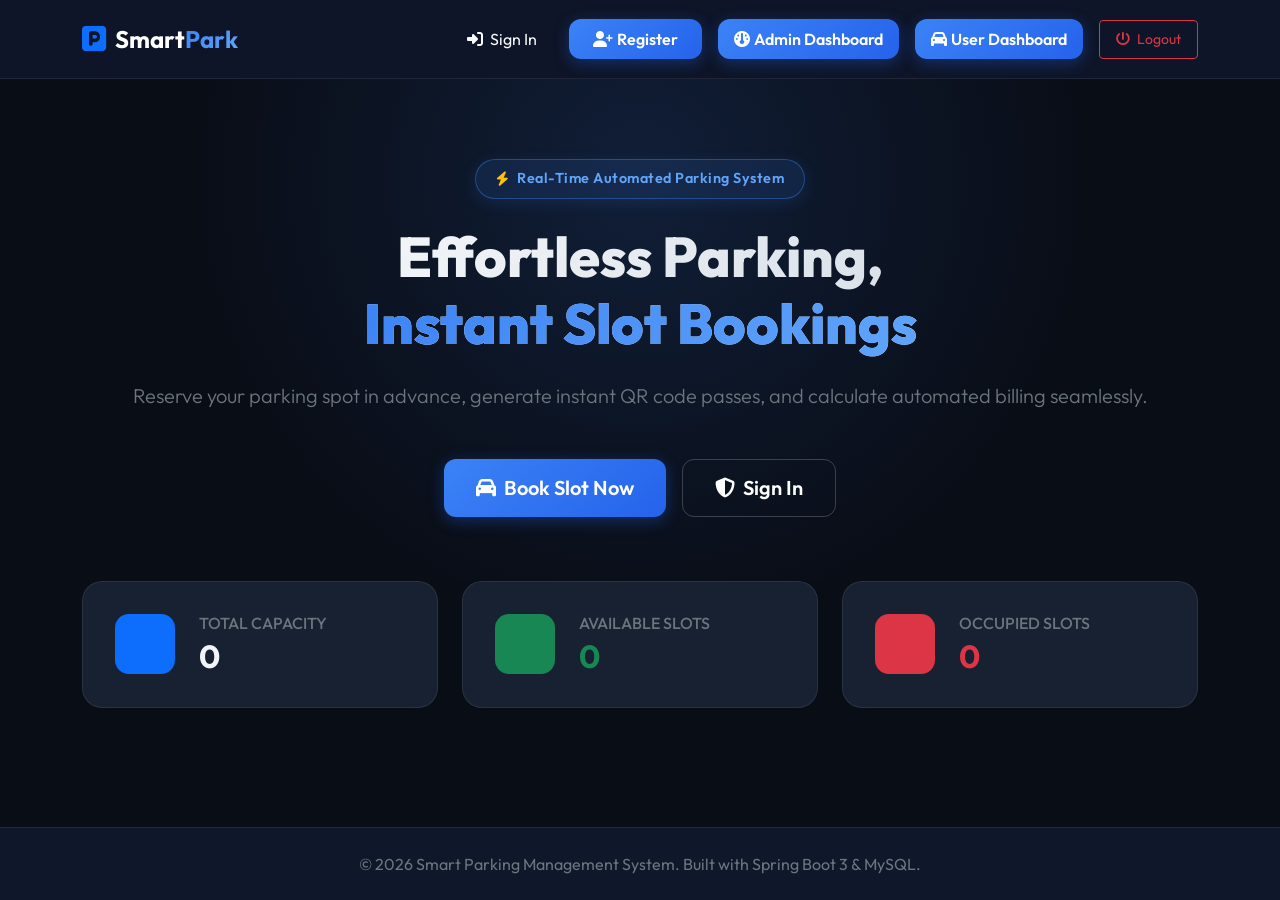
<file: src/main/resources/templates/index.html>
<!DOCTYPE html>
<html xmlns:th="http://www.thymeleaf.org" xmlns:sec="http://www.thymeleaf.org/extras/spring-security">
<head>
    <meta charset="UTF-8">
    <meta name="viewport" content="width=device-width, initial-scale=1.0">
    <title>Smart Parking Management System</title>
    <!-- Bootstrap 5 CSS -->
    <link href="https://cdn.jsdelivr.net/npm/bootstrap@5.3.2/dist/css/bootstrap.min.css" rel="stylesheet">
    <link th:href="@{/css/ui-fixes.css}" rel="stylesheet">
    <!-- FontAwesome Icons -->
    <link href="https://cdnjs.cloudflare.com/ajax/libs/font-awesome/6.4.2/css/all.min.css" rel="stylesheet">
    <!-- Google Fonts -->
    <link href="https://fonts.googleapis.com/css2?family=Outfit:wght@300;400;600;700;800&display=swap" rel="stylesheet">
    <style>
        body {
            font-family: 'Outfit', sans-serif;
            background: #090d16;
            color: #f1f5f9;
            min-height: 100vh;
            display: flex;
            flex-direction: column;
        }
        .navbar-custom {
            background: rgba(15, 23, 42, 0.95);
            backdrop-filter: blur(16px);
            border-bottom: 1px solid rgba(255, 255, 255, 0.08);
            padding: 1rem 0;
        }
        .hero-section {
            padding: 5rem 0 4rem 0;
            background: radial-gradient(circle at 50% 20%, rgba(59, 130, 246, 0.15) 0%, transparent 60%);
        }
        .hero-title {
            font-size: 3.5rem;
            font-weight: 800;
            line-height: 1.2;
            background: linear-gradient(135deg, #ffffff 0%, #cbd5e1 100%);
            -webkit-background-clip: text;
            -webkit-text-fill-color: transparent;
        }
        .gradient-text {
            background: linear-gradient(135deg, #3b82f6 0%, #60a5fa 100%);
            -webkit-background-clip: text;
            -webkit-text-fill-color: transparent;
        }
        .hero-badge {
            background: rgba(59, 130, 246, 0.12);
            border: 1px solid rgba(59, 130, 246, 0.4);
            border-radius: 50px;
            padding: 0.5rem 1.25rem;
            display: inline-flex;
            align-items: center;
            gap: 0.5rem;
            color: #60a5fa;
            font-weight: 600;
            font-size: 0.9rem;
            letter-spacing: 0.5px;
            box-shadow: 0 4px 15px rgba(59, 130, 246, 0.15);
        }
        .glass-card {
            background: rgba(30, 41, 59, 0.75);
            backdrop-filter: blur(12px);
            border: 1px solid rgba(255, 255, 255, 0.08);
            border-radius: 20px;
            padding: 2rem;
            transition: all 0.3s ease;
        }
        .glass-card:hover {
            transform: translateY(-5px);
            border-color: rgba(59, 130, 246, 0.4);
            box-shadow: 0 15px 30px rgba(0, 0, 0, 0.4);
        }
        .stat-icon {
            width: 60px;
            height: 60px;
            border-radius: 14px;
            display: flex;
            align-items: center;
            justify-content: center;
            font-size: 1.5rem;
        }
        .btn-glow {
            background: linear-gradient(135deg, #3b82f6 0%, #2563eb 100%);
            color: white !important;
            border: none;
            padding: 0.8rem 2rem;
            border-radius: 12px;
            font-weight: 600;
            box-shadow: 0 4px 15px rgba(37, 99, 235, 0.35);
            transition: all 0.3s ease;
            text-decoration: none;
            display: inline-flex;
            align-items: center;
            justify-content: center;
        }
        .btn-glow:hover {
            transform: translateY(-2px);
            box-shadow: 0 8px 25px rgba(37, 99, 235, 0.5);
            color: white !important;
        }
        .btn-outline-custom {
            border: 1px solid rgba(255, 255, 255, 0.2);
            color: white !important;
            padding: 0.8rem 2rem;
            border-radius: 12px;
            font-weight: 600;
            transition: all 0.3s ease;
            text-decoration: none;
            display: inline-flex;
            align-items: center;
            justify-content: center;
        }
        .btn-outline-custom:hover {
            background: rgba(255, 255, 255, 0.1);
            color: white !important;
        }
        footer {
            margin-top: auto;
            border-top: 1px solid rgba(255, 255, 255, 0.08);
            background: #0f172a;
        }
    </style>
</head>
<body>

    <!-- Navbar -->
    <nav class="navbar navbar-expand-lg navbar-dark navbar-custom sticky-top">
        <div class="container">
            <a class="navbar-brand fw-bold fs-4 d-flex align-items-center gap-2" href="/">
                <i class="fa-solid fa-square-parking text-primary fs-3"></i>
                <span>Smart<span class="gradient-text">Park</span></span>
            </a>
            <button class="navbar-toggler" type="button" data-bs-toggle="collapse" data-bs-target="#navbarNav">
                <span class="navbar-toggler-icon"></span>
            </button>
            <div class="collapse navbar-collapse" id="navbarNav">
                <ul class="navbar-nav ms-auto align-items-center gap-3">
                    <li class="nav-item" sec:authorize="isAnonymous()">
                        <a class="nav-link text-light px-3" href="/login"><i class="fa-solid fa-right-to-bracket me-1"></i> Sign In</a>
                    </li>
                    <li class="nav-item" sec:authorize="isAnonymous()">
                        <a class="btn btn-glow px-4 py-2" href="/register"><i class="fa-solid fa-user-plus me-1"></i> Register</a>
                    </li>
                    <li class="nav-item" sec:authorize="hasRole('ADMIN')">
                        <a class="btn btn-glow px-3 py-2" href="/admin/dashboard"><i class="fa-solid fa-gauge me-1"></i> Admin Dashboard</a>
                    </li>
                    <li class="nav-item" sec:authorize="hasRole('USER')">
                        <a class="btn btn-glow px-3 py-2" href="/user/dashboard"><i class="fa-solid fa-car me-1"></i> User Dashboard</a>
                    </li>
                    <li class="nav-item" sec:authorize="isAuthenticated()">
                        <a class="btn btn-outline-danger px-3 py-2 btn-sm" href="/logout"><i class="fa-solid fa-power-off me-1"></i> Logout</a>
                    </li>
                </ul>
            </div>
        </div>
    </nav>

    <!-- Hero Section -->
    <section class="hero-section text-center">
        <div class="container">
            <!-- Neat Hero Badge Tag -->
            <div class="hero-badge mb-4">
                <i class="fa-solid fa-bolt text-warning"></i>
                <span>Real-Time Automated Parking System</span>
            </div>

            <h1 class="hero-title mb-4">Effortless Parking,<br><span class="gradient-text">Instant Slot Bookings</span></h1>
            <p class="text-secondary lead fs-5 max-w-2xl mx-auto mb-5">
                Reserve your parking spot in advance, generate instant QR code passes, and calculate automated billing seamlessly.
            </p>
            <div class="d-flex justify-content-center gap-3">
                <a href="/register" class="btn btn-glow btn-lg"><i class="fa-solid fa-car me-2"></i> Book Slot Now</a>
                <a href="/login" class="btn btn-outline-custom btn-lg"><i class="fa-solid fa-shield-halved me-2"></i> Sign In</a>
            </div>
        </div>
    </section>

    <!-- Live Stats Section -->
    <section class="pb-5">
        <div class="container">
            <div class="row g-4">
                <div class="col-md-4">
                    <div class="glass-card d-flex align-items-center gap-4">
                        <div class="stat-icon bg-primary bg-opacity-20 text-primary">
                            <i class="fa-solid fa-layer-group"></i>
                        </div>
                        <div>
                            <h6 class="text-secondary text-uppercase mb-1 fs-7">Total Capacity</h6>
                            <h2 class="fw-bold mb-0" th:text="${totalSlots}">0</h2>
                        </div>
                    </div>
                </div>
                <div class="col-md-4">
                    <div class="glass-card d-flex align-items-center gap-4">
                        <div class="stat-icon bg-success bg-opacity-20 text-success">
                            <i class="fa-solid fa-circle-check"></i>
                        </div>
                        <div>
                            <h6 class="text-secondary text-uppercase mb-1 fs-7">Available Slots</h6>
                            <h2 class="fw-bold mb-0 text-success" th:text="${availableSlots}">0</h2>
                        </div>
                    </div>
                </div>
                <div class="col-md-4">
                    <div class="glass-card d-flex align-items-center gap-4">
                        <div class="stat-icon bg-danger bg-opacity-20 text-danger">
                            <i class="fa-solid fa-car-side"></i>
                        </div>
                        <div>
                            <h6 class="text-secondary text-uppercase mb-1 fs-7">Occupied Slots</h6>
                            <h2 class="fw-bold mb-0 text-danger" th:text="${occupiedSlots}">0</h2>
                        </div>
                    </div>
                </div>
            </div>
        </div>
    </section>

    <!-- Footer -->
    <footer class="py-4 text-center text-secondary fs-7">
        <div class="container">
            <p class="mb-0">&copy; 2026 Smart Parking Management System. Built with Spring Boot 3 &amp; MySQL.</p>
        </div>
    </footer>

    <!-- Bootstrap JS -->
    <script src="https://cdn.jsdelivr.net/npm/bootstrap@5.3.2/dist/js/bootstrap.bundle.min.js"></script>
</body>
</html>
</file>
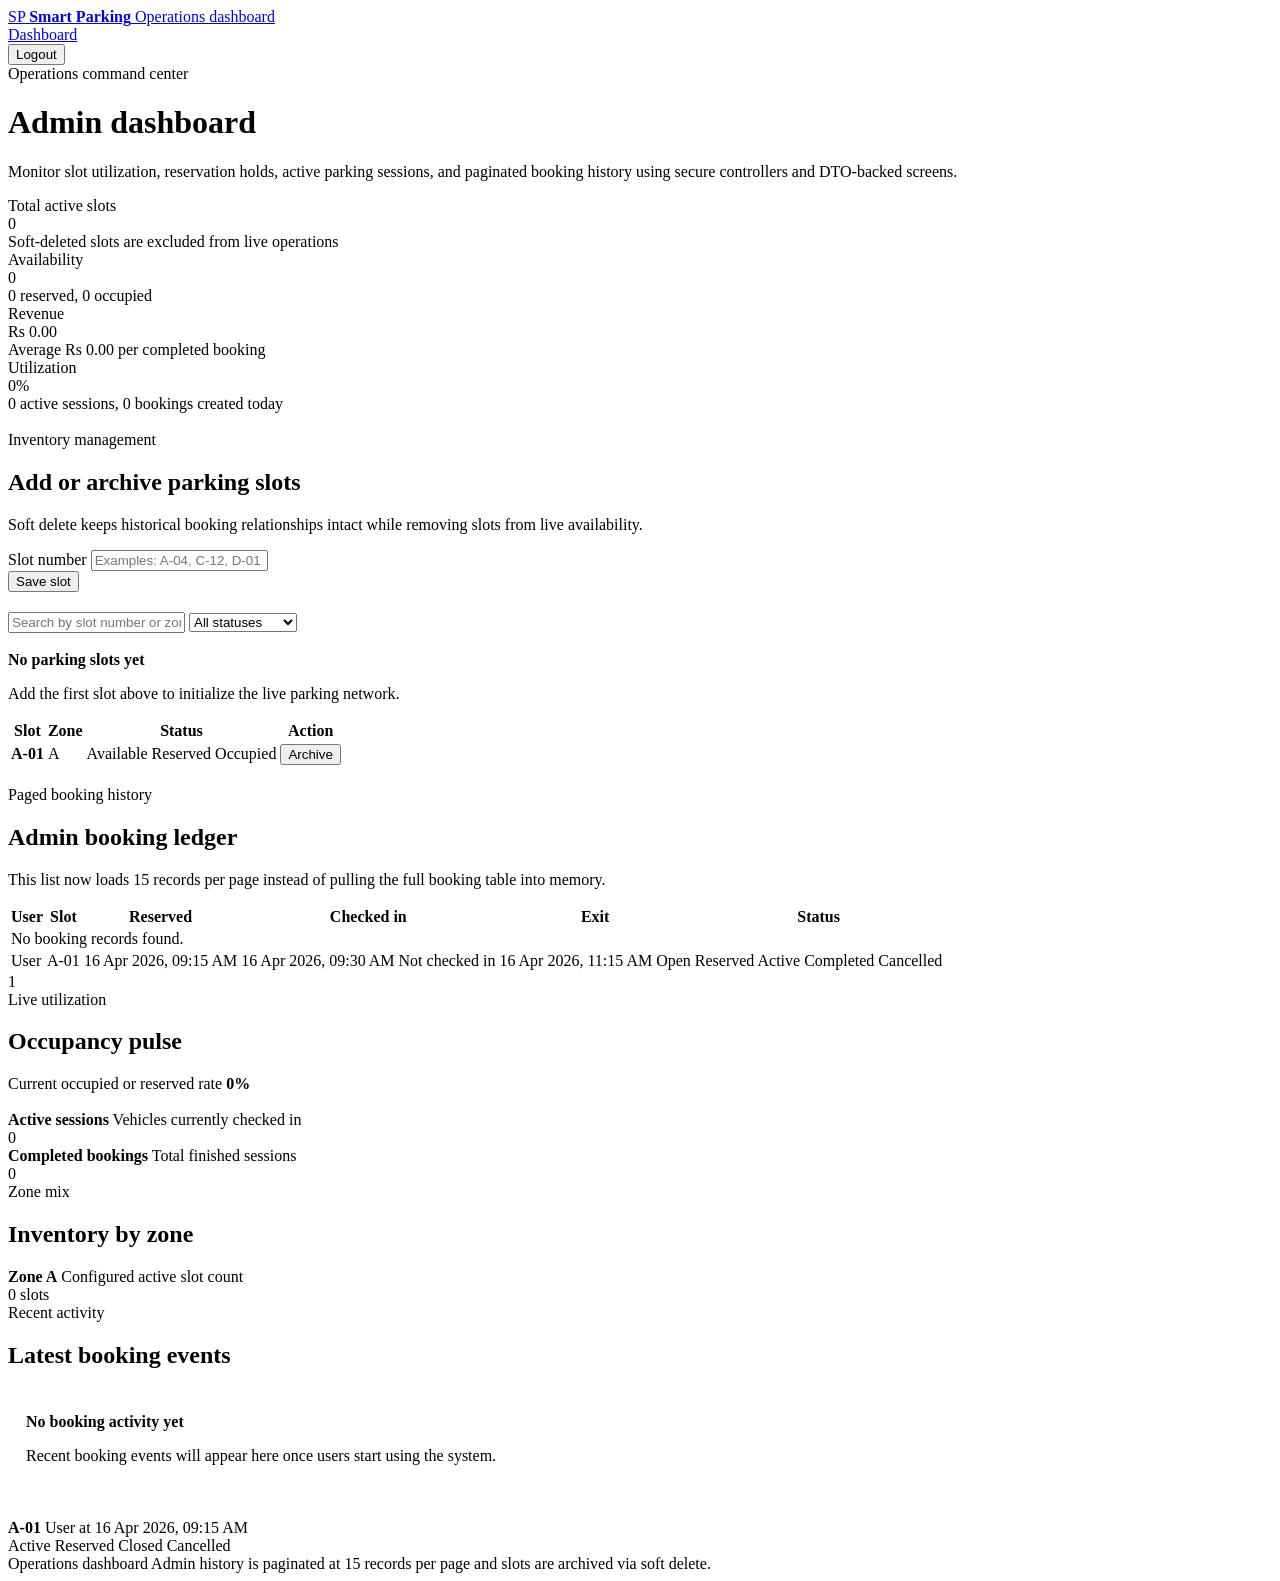
<file: src/main/resources/templates/admin-dashboard.html>
<!DOCTYPE html>
<html xmlns:th="http://www.thymeleaf.org">

<head>
    <meta charset="UTF-8">
    <meta name="viewport" content="width=device-width, initial-scale=1.0">
    <title>Admin Dashboard | Smart Parking</title>
    <link rel="stylesheet" th:href="@{/css/style.css}">
</head>

<body>
    <div class="page-shell">
        <nav class="navbar">
            <div class="navbar-inner">
                <a href="/" class="brand">
                    <span class="brand-mark">SP</span>
                    <span class="brand-copy">
                        <strong>Smart Parking</strong>
                        <span>Operations dashboard</span>
                    </span>
                </a>
                <div class="nav-links">
                    <a href="/admin/dashboard" class="nav-link active">Dashboard</a>
                    <form th:action="@{/logout}" method="post" class="nav-form">
                        <button type="submit" class="nav-link nav-button logout">Logout</button>
                    </form>
                </div>
            </div>
        </nav>

        <main class="container">
            <header class="page-header">
                <span class="page-kicker">Operations command center</span>
                <h1 class="page-title">Admin dashboard</h1>
                <p class="page-subtitle">
                    Monitor slot utilization, reservation holds, active parking sessions, and paginated booking history
                    using secure controllers and DTO-backed screens.
                </p>
            </header>

            <div class="alert-stack">
                <div th:if="${success}" class="alert alert-success">
                    <span th:text="${success}"></span>
                </div>
                <div th:if="${error}" class="alert alert-error">
                    <span th:text="${error}"></span>
                </div>
            </div>

            <section class="stats-grid">
                <article class="stat-card">
                    <div class="stat-label">Total active slots</div>
                    <div class="stat-value" th:text="${totalSlots}">0</div>
                    <div class="stat-foot">Soft-deleted slots are excluded from live operations</div>
                </article>
                <article class="stat-card">
                    <div class="stat-label">Availability</div>
                    <div class="stat-value" th:text="${availableCount}">0</div>
                    <div class="stat-foot"><span th:text="${reservedCount}">0</span> reserved, <span th:text="${occupiedCount}">0</span> occupied</div>
                </article>
                <article class="stat-card">
                    <div class="stat-label">Revenue</div>
                    <div class="stat-value">
                        Rs <span th:text="${#numbers.formatDecimal(totalRevenue, 1, 2)}">0.00</span>
                    </div>
                    <div class="stat-foot">Average Rs <span th:text="${#numbers.formatDecimal(averageRevenuePerVisit, 1, 2)}">0.00</span> per completed booking</div>
                </article>
                <article class="stat-card">
                    <div class="stat-label">Utilization</div>
                    <div class="stat-value">
                        <span th:text="${#numbers.formatDecimal(occupancyRate, 1, 0)}">0</span>%
                    </div>
                    <div class="stat-foot"><span th:text="${activeSessions}">0</span> active sessions, <span th:text="${todayEntries}">0</span> bookings created today</div>
                </article>
            </section>

            <section class="admin-grid section" style="padding-top: 18px;">
                <div>
                    <article class="panel">
                        <div class="section-header">
                            <div>
                                <span class="chip accent">Inventory management</span>
                                <h2 class="card-title">Add or archive parking slots</h2>
                                <p class="card-copy">Soft delete keeps historical booking relationships intact while removing slots from live availability.</p>
                            </div>
                        </div>

                        <form th:action="@{/admin/add-slot}" method="post" class="inline-form" style="margin-bottom: 20px;">
                            <div class="form-group">
                                <label class="form-label" for="slotNumber">Slot number</label>
                                <input id="slotNumber" type="text" name="slotNumber" class="form-control"
                                    placeholder="Examples: A-04, C-12, D-01" required>
                            </div>
                            <button type="submit" class="btn btn-primary">Save slot</button>
                        </form>

                        <div class="filter-bar" style="margin-bottom: 18px;">
                            <input id="adminSearch" type="text" class="form-control" placeholder="Search by slot number or zone">
                            <select id="adminFilter" class="filter-select" style="max-width: 220px;">
                                <option value="all">All statuses</option>
                                <option value="AVAILABLE">Available only</option>
                                <option value="RESERVED">Reserved only</option>
                                <option value="OCCUPIED">Occupied only</option>
                            </select>
                        </div>

                        <div th:if="${#lists.isEmpty(allSlots)}" class="empty-state">
                            <strong>No parking slots yet</strong>
                            <p>Add the first slot above to initialize the live parking network.</p>
                        </div>

                        <div th:if="${!#lists.isEmpty(allSlots)}" class="table-wrapper">
                            <table>
                                <thead>
                                    <tr>
                                        <th>Slot</th>
                                        <th>Zone</th>
                                        <th>Status</th>
                                        <th>Action</th>
                                    </tr>
                                </thead>
                                <tbody id="adminSlotTable">
                                    <tr th:each="slot : ${allSlots}"
                                        th:attr="data-slot=${#strings.toLowerCase(slot.slotNumber)},data-zone=${#strings.toLowerCase(slot.zone)},data-status=${slot.status}">
                                        <td><strong th:text="${slot.slotNumber}">A-01</strong></td>
                                        <td th:text="${slot.zone}">A</td>
                                        <td>
                                            <span th:if="${slot.status == 'AVAILABLE'}" class="badge badge-available">Available</span>
                                            <span th:if="${slot.status == 'RESERVED'}" class="badge badge-warning">Reserved</span>
                                            <span th:if="${slot.status == 'OCCUPIED'}" class="badge badge-occupied">Occupied</span>
                                        </td>
                                        <td>
                                            <form th:action="@{/admin/delete-slot}" method="post">
                                                <input type="hidden" name="slotId" th:value="${slot.id}">
                                                <button type="submit" class="btn btn-danger btn-sm"
                                                    th:disabled="${slot.status != 'AVAILABLE'}"
                                                    onclick="return confirm('Archive this slot?')">Archive</button>
                                            </form>
                                        </td>
                                    </tr>
                                </tbody>
                            </table>
                        </div>
                    </article>

                    <article class="table-card" style="margin-top: 18px;">
                        <div class="section-header">
                            <div>
                                <span class="chip warning">Paged booking history</span>
                                <h2 class="card-title">Admin booking ledger</h2>
                                <p class="card-copy">This list now loads 15 records per page instead of pulling the full booking table into memory.</p>
                            </div>
                        </div>

                        <div class="table-wrapper">
                            <table>
                                <thead>
                                    <tr>
                                        <th>User</th>
                                        <th>Slot</th>
                                        <th>Reserved</th>
                                        <th>Checked in</th>
                                        <th>Exit</th>
                                        <th>Status</th>
                                    </tr>
                                </thead>
                                <tbody>
                                    <tr th:if="${#lists.isEmpty(bookingPage.content)}">
                                        <td colspan="6">No booking records found.</td>
                                    </tr>
                                    <tr th:each="booking : ${bookingPage.content}">
                                        <td th:text="${booking.userName}">User</td>
                                        <td th:text="${booking.slotNumber}">A-01</td>
                                        <td th:text="${#temporals.format(booking.reservedAt, 'dd MMM yyyy, hh:mm a')}">16 Apr 2026, 09:15 AM</td>
                                        <td>
                                            <span th:if="${booking.checkedInAt != null}"
                                                th:text="${#temporals.format(booking.checkedInAt, 'dd MMM yyyy, hh:mm a')}">16 Apr 2026, 09:30 AM</span>
                                            <span th:if="${booking.checkedInAt == null}">Not checked in</span>
                                        </td>
                                        <td>
                                            <span th:if="${booking.exitTime != null}"
                                                th:text="${#temporals.format(booking.exitTime, 'dd MMM yyyy, hh:mm a')}">16 Apr 2026, 11:15 AM</span>
                                            <span th:if="${booking.exitTime == null}">Open</span>
                                        </td>
                                        <td>
                                            <span th:if="${booking.status == 'RESERVED'}" class="badge badge-warning">Reserved</span>
                                            <span th:if="${booking.status == 'ACTIVE'}" class="badge badge-occupied">Active</span>
                                            <span th:if="${booking.status == 'COMPLETED'}" class="badge badge-available">Completed</span>
                                            <span th:if="${booking.status == 'CANCELLED'}" class="badge badge-warning">Cancelled</span>
                                        </td>
                                    </tr>
                                </tbody>
                            </table>
                        </div>

                        <div th:if="${totalPages > 0}" class="pagination">
                            <a th:each="pageNumber : ${#numbers.sequence(0, totalPages - 1)}"
                                th:href="@{/admin/dashboard(page=${pageNumber})}"
                                th:text="${pageNumber + 1}"
                                th:classappend="${pageNumber == currentPage} ? ' active' : ''"
                                class="page-link">1</a>
                        </div>
                    </article>
                </div>

                <aside class="sidebar-stack">
                    <article class="panel">
                        <span class="chip warning">Live utilization</span>
                        <h2 class="card-title">Occupancy pulse</h2>
                        <div class="mini-chart" style="margin-top: 16px;">
                            <div class="meter-label" style="color: var(--ink-soft);">
                                <span>Current occupied or reserved rate</span>
                                <strong th:text="${#numbers.formatDecimal(occupancyRate, 1, 0)} + '%'">0%</strong>
                            </div>
                            <div class="meter" style="background: rgba(19, 37, 49, 0.08);">
                                <span th:style="'width:' + ${#numbers.formatDecimal(occupancyRate, 1, 0)} + '%'"></span>
                            </div>
                        </div>
                        <div class="list" style="margin-top: 18px;">
                            <div class="list-item">
                                <div>
                                    <strong>Active sessions</strong>
                                    <span>Vehicles currently checked in</span>
                                </div>
                                <span class="chip accent" th:text="${activeSessions}">0</span>
                            </div>
                            <div class="list-item">
                                <div>
                                    <strong>Completed bookings</strong>
                                    <span>Total finished sessions</span>
                                </div>
                                <span class="chip success" th:text="${completedBookings}">0</span>
                            </div>
                        </div>
                    </article>

                    <article class="panel">
                        <span class="chip">Zone mix</span>
                        <h2 class="card-title">Inventory by zone</h2>
                        <div class="list" style="margin-top: 14px;">
                            <div class="list-item" th:each="zone : ${zoneAvailability}">
                                <div>
                                    <strong>Zone <span th:text="${zone.key}">A</span></strong>
                                    <span>Configured active slot count</span>
                                </div>
                                <span class="chip" th:text="${zone.value} + ' slots'">0 slots</span>
                            </div>
                        </div>
                    </article>

                    <article class="panel">
                        <span class="chip accent">Recent activity</span>
                        <h2 class="card-title">Latest booking events</h2>
                        <div th:if="${#lists.isEmpty(recentBookings)}" class="empty-state" style="padding: 24px 18px;">
                            <strong>No booking activity yet</strong>
                            <p>Recent booking events will appear here once users start using the system.</p>
                        </div>
                        <div th:if="${!#lists.isEmpty(recentBookings)}" class="list" style="margin-top: 14px;">
                            <div class="list-item" th:each="booking : ${recentBookings}">
                                <div>
                                    <strong th:text="${booking.slotNumber}">A-01</strong>
                                    <span>
                                        <span th:text="${booking.userName}">User</span>
                                        at
                                        <span th:text="${#temporals.format(booking.reservedAt, 'dd MMM yyyy, hh:mm a')}">16 Apr 2026, 09:15 AM</span>
                                    </span>
                                </div>
                                <span th:if="${booking.status == 'ACTIVE'}" class="badge badge-occupied">Active</span>
                                <span th:if="${booking.status == 'RESERVED'}" class="badge badge-warning">Reserved</span>
                                <span th:if="${booking.status == 'COMPLETED'}" class="badge badge-available">Closed</span>
                                <span th:if="${booking.status == 'CANCELLED'}" class="badge badge-warning">Cancelled</span>
                            </div>
                        </div>
                    </article>
                </aside>
            </section>
        </main>

        <footer class="footer">
            <div class="footer-inner">
                <span>Operations dashboard</span>
                <span class="tiny">Admin history is paginated at 15 records per page and slots are archived via soft delete.</span>
            </div>
        </footer>
    </div>

    <script>
        const adminSearch = document.getElementById('adminSearch');
        const adminFilter = document.getElementById('adminFilter');
        const adminSlotTable = document.getElementById('adminSlotTable');

        if (adminSlotTable) {
            const rows = Array.from(adminSlotTable.querySelectorAll('tr'));
            const applyFilters = () => {
                const query = (adminSearch?.value || '').trim().toLowerCase();
                const status = adminFilter?.value || 'all';
                rows.forEach((row) => {
                    const slot = row.dataset.slot || '';
                    const zone = row.dataset.zone || '';
                    const rowStatus = row.dataset.status || '';
                    const matchesSearch = !query || slot.includes(query) || zone.includes(query);
                    const matchesStatus = status === 'all' || rowStatus === status;
                    row.classList.toggle('hidden', !(matchesSearch && matchesStatus));
                });
            };

            adminSearch?.addEventListener('input', applyFilters);
            adminFilter?.addEventListener('change', applyFilters);
        }
    </script>
</body>

</html>
</file>
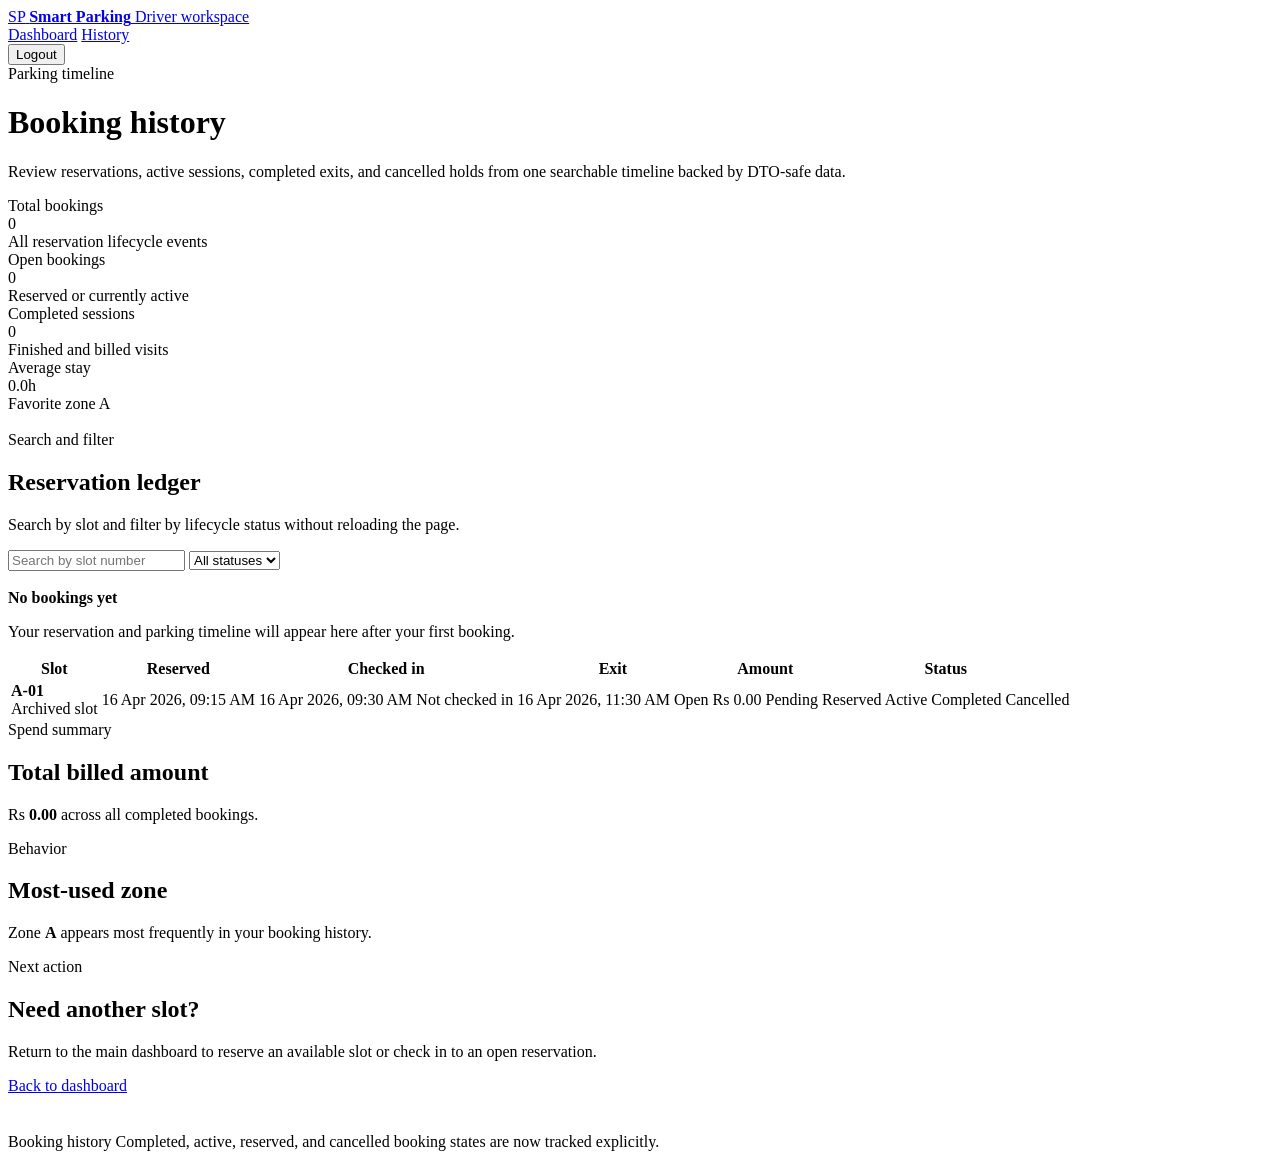
<file: src/main/resources/templates/booking-history.html>
<!DOCTYPE html>
<html xmlns:th="http://www.thymeleaf.org">

<head>
    <meta charset="UTF-8">
    <meta name="viewport" content="width=device-width, initial-scale=1.0">
    <title>Booking History | Smart Parking</title>
    <link rel="stylesheet" th:href="@{/css/style.css}">
</head>

<body>
    <div class="page-shell">
        <nav class="navbar">
            <div class="navbar-inner">
                <a href="/" class="brand">
                    <span class="brand-mark">SP</span>
                    <span class="brand-copy">
                        <strong>Smart Parking</strong>
                        <span>Driver workspace</span>
                    </span>
                </a>
                <div class="nav-links">
                    <a href="/user/dashboard" class="nav-link">Dashboard</a>
                    <a href="/user/history" class="nav-link active">History</a>
                    <form th:action="@{/logout}" method="post" class="nav-form">
                        <button type="submit" class="nav-link nav-button logout">Logout</button>
                    </form>
                </div>
            </div>
        </nav>

        <main class="container">
            <header class="page-header">
                <span class="page-kicker">Parking timeline</span>
                <h1 class="page-title">Booking history</h1>
                <p class="page-subtitle">
                    Review reservations, active sessions, completed exits, and cancelled holds from one searchable
                    timeline backed by DTO-safe data.
                </p>
            </header>

            <section class="history-grid">
                <article class="stat-card">
                    <div class="stat-label">Total bookings</div>
                    <div class="stat-value" th:text="${#lists.size(bookings)}">0</div>
                    <div class="stat-foot">All reservation lifecycle events</div>
                </article>
                <article class="stat-card">
                    <div class="stat-label">Open bookings</div>
                    <div class="stat-value" th:text="${openCount}">0</div>
                    <div class="stat-foot">Reserved or currently active</div>
                </article>
                <article class="stat-card">
                    <div class="stat-label">Completed sessions</div>
                    <div class="stat-value" th:text="${completedCount}">0</div>
                    <div class="stat-foot">Finished and billed visits</div>
                </article>
                <article class="stat-card">
                    <div class="stat-label">Average stay</div>
                    <div class="stat-value">
                        <span th:text="${#numbers.formatDecimal(averageDurationHours, 1, 1)}">0.0</span>h
                    </div>
                    <div class="stat-foot">Favorite zone <span th:text="${favoriteZone}">A</span></div>
                </article>
            </section>

            <section class="section" style="padding-top: 18px;">
                <article class="table-card">
                    <div class="section-header">
                        <div>
                            <span class="chip accent">Search and filter</span>
                            <h2 class="card-title">Reservation ledger</h2>
                            <p class="card-copy">Search by slot and filter by lifecycle status without reloading the page.</p>
                        </div>
                    </div>

                    <div class="filter-bar" style="margin-bottom: 18px;">
                        <input id="historySearch" type="text" class="form-control" placeholder="Search by slot number">
                        <select id="historyFilter" class="filter-select" style="max-width: 220px;">
                            <option value="all">All statuses</option>
                            <option value="reserved">Reserved</option>
                            <option value="active">Active</option>
                            <option value="completed">Completed</option>
                            <option value="cancelled">Cancelled</option>
                        </select>
                    </div>

                    <div th:if="${#lists.isEmpty(bookings)}" class="empty-state">
                        <strong>No bookings yet</strong>
                        <p>Your reservation and parking timeline will appear here after your first booking.</p>
                    </div>

                    <div th:if="${!#lists.isEmpty(bookings)}" class="table-wrapper">
                        <table>
                            <thead>
                                <tr>
                                    <th>Slot</th>
                                    <th>Reserved</th>
                                    <th>Checked in</th>
                                    <th>Exit</th>
                                    <th>Amount</th>
                                    <th>Status</th>
                                </tr>
                            </thead>
                            <tbody id="historyTable">
                                <tr th:each="booking : ${bookings}"
                                    th:attr="data-slot=${#strings.toLowerCase(booking.slotNumber)},data-status=${#strings.toLowerCase(booking.status)}">
                                    <td>
                                        <strong th:text="${booking.slotNumber}">A-01</strong>
                                        <div th:if="${booking.slotDeleted}" class="status-note">Archived slot</div>
                                    </td>
                                    <td th:text="${#temporals.format(booking.reservedAt, 'dd MMM yyyy, hh:mm a')}">16 Apr 2026, 09:15 AM</td>
                                    <td>
                                        <span th:if="${booking.checkedInAt != null}"
                                            th:text="${#temporals.format(booking.checkedInAt, 'dd MMM yyyy, hh:mm a')}">16 Apr 2026, 09:30 AM</span>
                                        <span th:if="${booking.checkedInAt == null}">Not checked in</span>
                                    </td>
                                    <td>
                                        <span th:if="${booking.exitTime != null}"
                                            th:text="${#temporals.format(booking.exitTime, 'dd MMM yyyy, hh:mm a')}">16 Apr 2026, 11:30 AM</span>
                                        <span th:if="${booking.exitTime == null}">Open</span>
                                    </td>
                                    <td>
                                        <span th:if="${booking.totalAmount != null and booking.totalAmount > 0}">
                                            Rs <span th:text="${#numbers.formatDecimal(booking.totalAmount, 1, 2)}">0.00</span>
                                        </span>
                                        <span th:if="${booking.totalAmount == null or booking.totalAmount == 0}">Pending</span>
                                    </td>
                                    <td>
                                        <span th:if="${booking.status == 'RESERVED'}" class="badge badge-warning">Reserved</span>
                                        <span th:if="${booking.status == 'ACTIVE'}" class="badge badge-occupied">Active</span>
                                        <span th:if="${booking.status == 'COMPLETED'}" class="badge badge-available">Completed</span>
                                        <span th:if="${booking.status == 'CANCELLED'}" class="badge badge-warning">Cancelled</span>
                                    </td>
                                </tr>
                            </tbody>
                        </table>
                    </div>
                </article>
            </section>

            <section class="quick-grid" style="padding-bottom: 38px;">
                <article class="panel">
                    <span class="chip warning">Spend summary</span>
                    <h2 class="card-title">Total billed amount</h2>
                    <p class="card-copy">
                        Rs <strong th:text="${#numbers.formatDecimal(totalSpent, 1, 2)}">0.00</strong> across all completed bookings.
                    </p>
                </article>
                <article class="panel">
                    <span class="chip">Behavior</span>
                    <h2 class="card-title">Most-used zone</h2>
                    <p class="card-copy">
                        Zone <strong th:text="${favoriteZone}">A</strong> appears most frequently in your booking history.
                    </p>
                </article>
                <article class="panel">
                    <span class="chip accent">Next action</span>
                    <h2 class="card-title">Need another slot?</h2>
                    <p class="card-copy">Return to the main dashboard to reserve an available slot or check in to an open reservation.</p>
                    <div style="margin-top: 16px;">
                        <a href="/user/dashboard" class="btn btn-primary">Back to dashboard</a>
                    </div>
                </article>
            </section>
        </main>

        <footer class="footer">
            <div class="footer-inner">
                <span>Booking history</span>
                <span class="tiny">Completed, active, reserved, and cancelled booking states are now tracked explicitly.</span>
            </div>
        </footer>
    </div>

    <script>
        const historySearch = document.getElementById('historySearch');
        const historyFilter = document.getElementById('historyFilter');
        const historyTable = document.getElementById('historyTable');

        if (historyTable) {
            const rows = Array.from(historyTable.querySelectorAll('tr'));
            const applyFilters = () => {
                const query = (historySearch?.value || '').trim().toLowerCase();
                const status = historyFilter?.value || 'all';
                rows.forEach((row) => {
                    const slot = row.dataset.slot || '';
                    const rowStatus = row.dataset.status || '';
                    const matchesSearch = !query || slot.includes(query);
                    const matchesStatus = status === 'all' || rowStatus === status;
                    row.classList.toggle('hidden', !(matchesSearch && matchesStatus));
                });
            };

            historySearch?.addEventListener('input', applyFilters);
            historyFilter?.addEventListener('change', applyFilters);
        }
    </script>
</body>

</html>
</file>
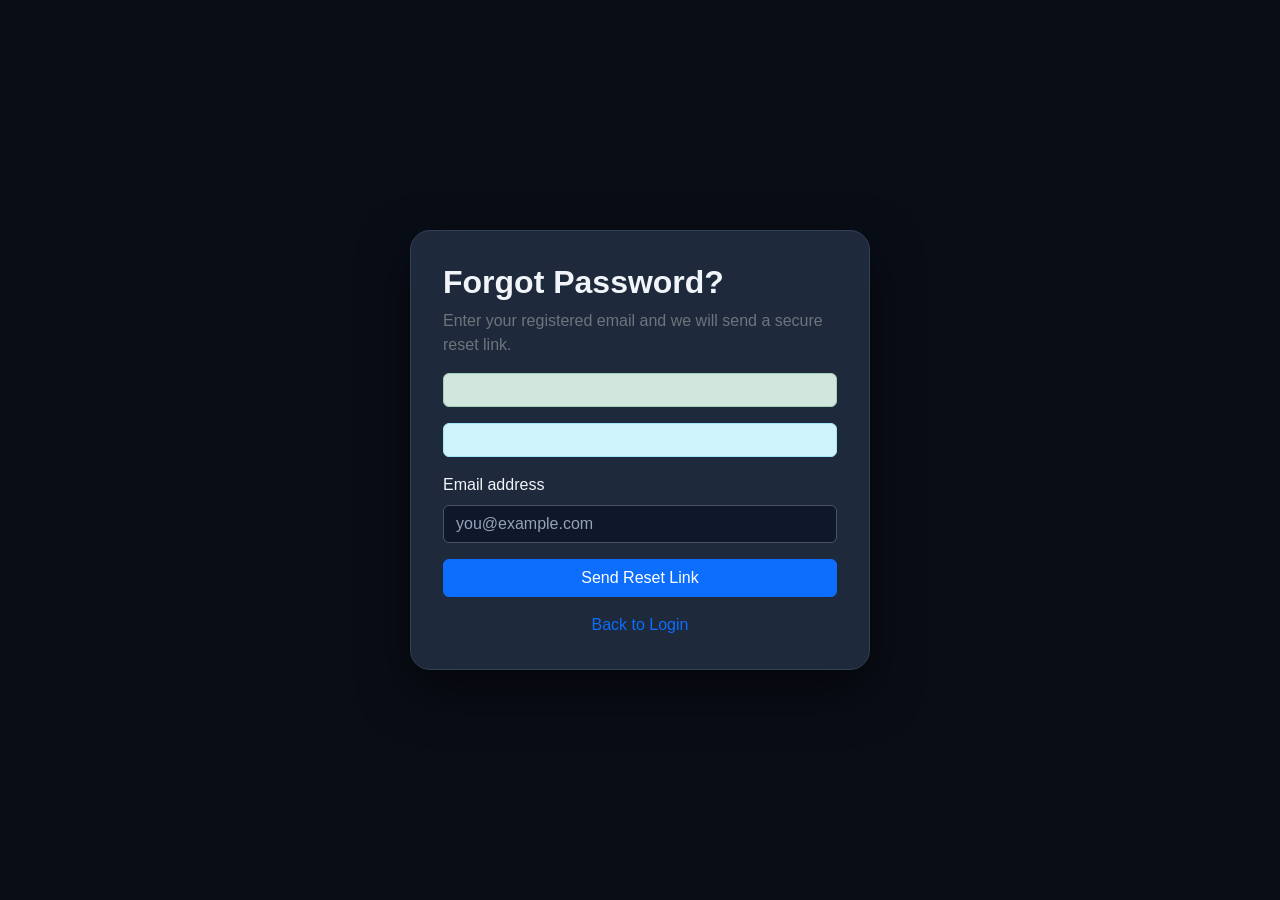
<file: src/main/resources/templates/forgot-password.html>
<!DOCTYPE html>
<html xmlns:th="http://www.thymeleaf.org">
<head>
<meta charset="UTF-8"><meta name="viewport" content="width=device-width,initial-scale=1.0">
<title>Forgot Password - Smart Parking</title>
<link href="https://cdn.jsdelivr.net/npm/bootstrap@5.3.2/dist/css/bootstrap.min.css" rel="stylesheet">
<link th:href="@{/css/ui-fixes.css}" rel="stylesheet">
<style>body{min-height:100vh;display:flex;align-items:center;justify-content:center;background:#090d16;color:#f1f5f9;font-family:Arial,sans-serif;padding:20px}.card-reset{max-width:460px;width:100%;background:#1e293b;border:1px solid #334155;border-radius:20px;padding:32px;box-shadow:0 20px 50px #0008}.form-control{background:#0f172a!important;color:#fff!important;border-color:#475569!important}.form-control::placeholder{color:#94a3b8}</style>
</head><body>
<div class="card-reset">
<h2 class="fw-bold mb-2">Forgot Password?</h2><p class="text-secondary">Enter your registered email and we will send a secure reset link.</p>
<div th:if="${successMessage}" class="alert alert-success" th:text="${successMessage}"></div>
<div th:if="${infoMessage}" class="alert alert-info" th:text="${infoMessage}"></div>
<form th:action="@{/forgot-password}" method="post">
<label class="form-label">Email address</label>
<input type="email" name="email" class="form-control mb-3" placeholder="you@example.com" required autocomplete="email">
<button class="btn btn-primary w-100">Send Reset Link</button>
</form>
<div class="text-center mt-3"><a href="/login" class="text-primary text-decoration-none">Back to Login</a></div>
</div></body></html>
</file>
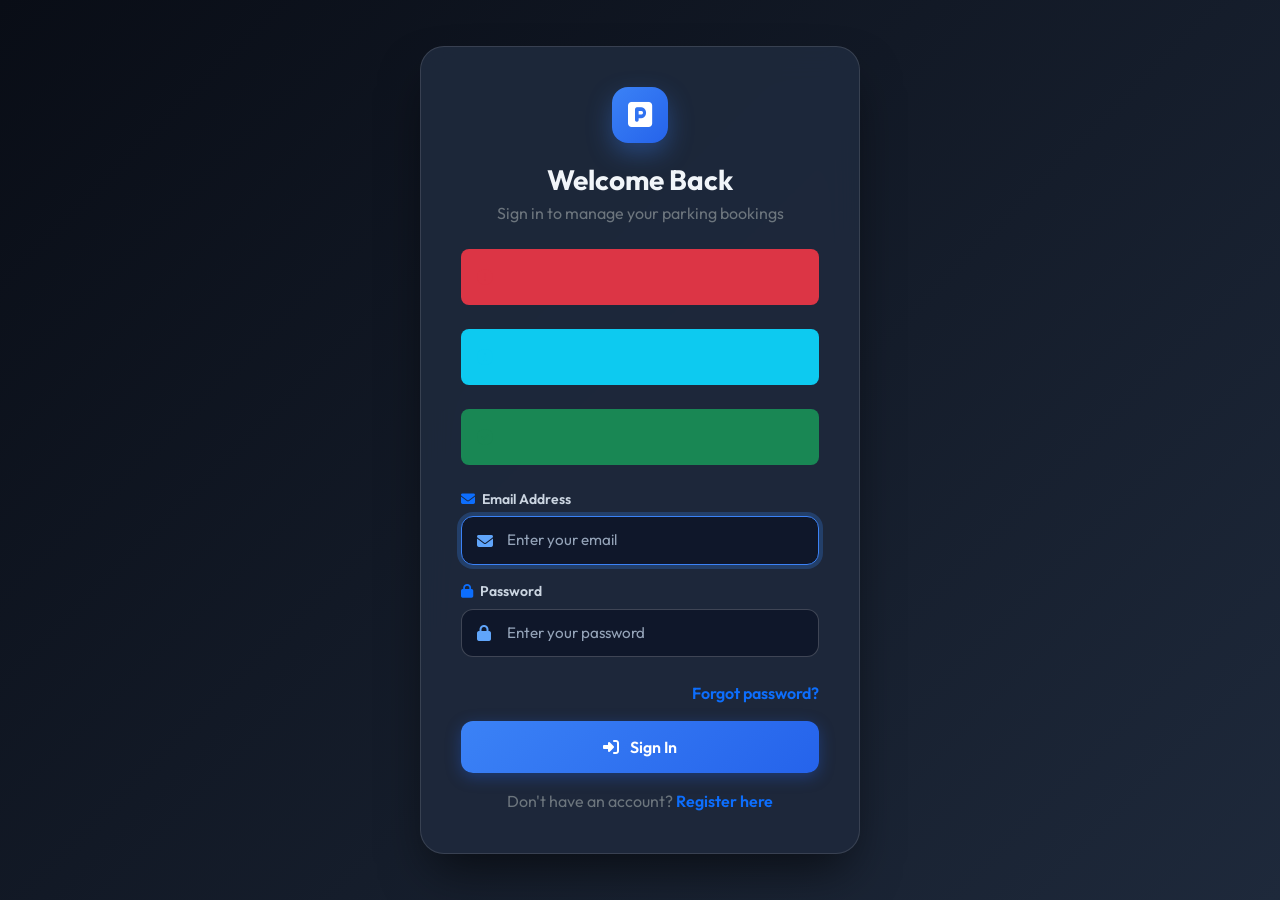
<file: src/main/resources/templates/login.html>
<!DOCTYPE html>
<html xmlns:th="http://www.thymeleaf.org">
<head>
    <meta charset="UTF-8">
    <meta name="viewport" content="width=device-width, initial-scale=1.0">
    <title>Sign In - Smart Parking Management System</title>
    <!-- Bootstrap 5 CSS -->
    <link href="https://cdn.jsdelivr.net/npm/bootstrap@5.3.2/dist/css/bootstrap.min.css" rel="stylesheet">
    <link th:href="@{/css/ui-fixes.css}" rel="stylesheet">
    <!-- FontAwesome Icons -->
    <link href="https://cdnjs.cloudflare.com/ajax/libs/font-awesome/6.4.2/css/all.min.css" rel="stylesheet">
    <!-- Google Fonts -->
    <link href="https://fonts.googleapis.com/css2?family=Outfit:wght@300;400;600;700;800&display=swap" rel="stylesheet">
    <style>
        body {
            font-family: 'Outfit', sans-serif;
            background: linear-gradient(135deg, #090d16 0%, #1e293b 100%);
            min-height: 100vh;
            display: flex;
            align-items: center;
            justify-content: center;
            padding: 2rem 1rem;
            color: #f1f5f9;
        }
        .login-card {
            background: rgba(30, 41, 59, 0.95);
            backdrop-filter: blur(16px);
            border: 1px solid rgba(255, 255, 255, 0.12);
            border-radius: 24px;
            box-shadow: 0 25px 50px -12px rgba(0, 0, 0, 0.6);
            max-width: 440px;
            width: 100%;
            padding: 2.5rem;
        }
        .brand-logo {
            width: 56px;
            height: 56px;
            background: linear-gradient(135deg, #3b82f6 0%, #2563eb 100%);
            border-radius: 16px;
            display: flex;
            align-items: center;
            justify-content: center;
            font-size: 1.75rem;
            color: white;
            margin: 0 auto 1.25rem auto;
            box-shadow: 0 10px 25px rgba(59, 130, 246, 0.35);
        }
        .field-label {
            font-size: 0.875rem;
            font-weight: 600;
            color: #cbd5e1;
            margin-bottom: 0.4rem;
            display: block;
        }
        .input-group-custom {
            position: relative;
        }
        .form-control-custom {
            background: #0f172a !important;
            border: 1px solid rgba(255, 255, 255, 0.2) !important;
            color: #ffffff !important;
            padding: 0.75rem 1rem 0.75rem 2.8rem !important;
            border-radius: 12px !important;
            font-size: 0.95rem;
            transition: all 0.3s ease;
        }
        .form-control-custom::placeholder {
            color: #94a3b8 !important;
            opacity: 1 !important;
        }
        .form-control-custom:focus {
            background: #0f172a !important;
            border-color: #3b82f6 !important;
            box-shadow: 0 0 0 4px rgba(59, 130, 246, 0.25) !important;
            color: #ffffff !important;
        }
        .input-icon {
            position: absolute;
            left: 1rem;
            top: 50%;
            transform: translateY(-50%);
            color: #60a5fa;
            z-index: 5;
            font-size: 1rem;
        }
        .btn-login {
            background: linear-gradient(135deg, #3b82f6 0%, #2563eb 100%);
            color: white;
            border: none;
            padding: 0.85rem;
            border-radius: 12px;
            font-weight: 600;
            width: 100%;
            transition: all 0.3s ease;
            box-shadow: 0 4px 15px rgba(37, 99, 235, 0.35);
        }
        .btn-login:hover {
            transform: translateY(-2px);
            box-shadow: 0 8px 25px rgba(37, 99, 235, 0.5);
            color: white;
        }
    </style>
</head>
<body>

    <div class="login-card">
        <div class="brand-logo">
            <i class="fa-solid fa-square-parking"></i>
        </div>
        <h3 class="text-center fw-bold mb-1">Welcome Back</h3>
        <p class="text-center text-secondary mb-4 fs-7">Sign in to manage your parking bookings</p>

        <!-- Alert Messages -->
        <th:block th:if="${errorMessage != null and #strings.length(errorMessage) > 0}">
            <div class="alert alert-danger border-0 bg-danger bg-opacity-20 text-danger fs-7 rounded-3 mb-4">
                <i class="fa-solid fa-circle-exclamation me-2"></i> <span th:text="${errorMessage}"></span>
            </div>
        </th:block>

        <th:block th:if="${infoMessage != null and #strings.length(infoMessage) > 0}">
            <div class="alert alert-info border-0 bg-info bg-opacity-20 text-info fs-7 rounded-3 mb-4">
                <i class="fa-solid fa-circle-info me-2"></i> <span th:text="${infoMessage}"></span>
            </div>
        </th:block>

        <th:block th:if="${successMessage != null and #strings.length(successMessage) > 0}">
            <div class="alert alert-success border-0 bg-success bg-opacity-20 text-success fs-7 rounded-3 mb-4">
                <i class="fa-solid fa-circle-check me-2"></i> <span th:text="${successMessage}"></span>
            </div>
        </th:block>

        <!-- Login Form -->
        <form th:action="@{/login}" method="post">
            <!-- Email -->
            <div class="mb-3">
                <label for="email" class="field-label"><i class="fa-solid fa-envelope me-1 text-primary"></i> Email Address</label>
                <div class="input-group-custom">
                    <i class="fa-solid fa-envelope input-icon"></i>
                    <input type="email" id="email" name="email" class="form-control form-control-custom" placeholder="Enter your email" required autofocus>
                </div>
            </div>

            <!-- Password -->
            <div class="mb-4">
                <label for="password" class="field-label"><i class="fa-solid fa-lock me-1 text-primary"></i> Password</label>
                <div class="input-group-custom">
                    <i class="fa-solid fa-lock input-icon"></i>
                    <input type="password" id="password" name="password" class="form-control form-control-custom" placeholder="Enter your password" required>
                </div>
            </div>

            <div class="text-end mb-3">
                <a href="/forgot-password" class="text-primary text-decoration-none fw-semibold fs-7">Forgot password?</a>
            </div>

            <button type="submit" class="btn btn-login mb-3">
                <i class="fa-solid fa-right-to-bracket me-2"></i> Sign In
            </button>
        </form>

        <div class="text-center fs-7 text-secondary">
            Don't have an account? <a href="/register" class="text-primary text-decoration-none fw-semibold">Register here</a>
        </div>
    </div>

</body>
</html>
</file>
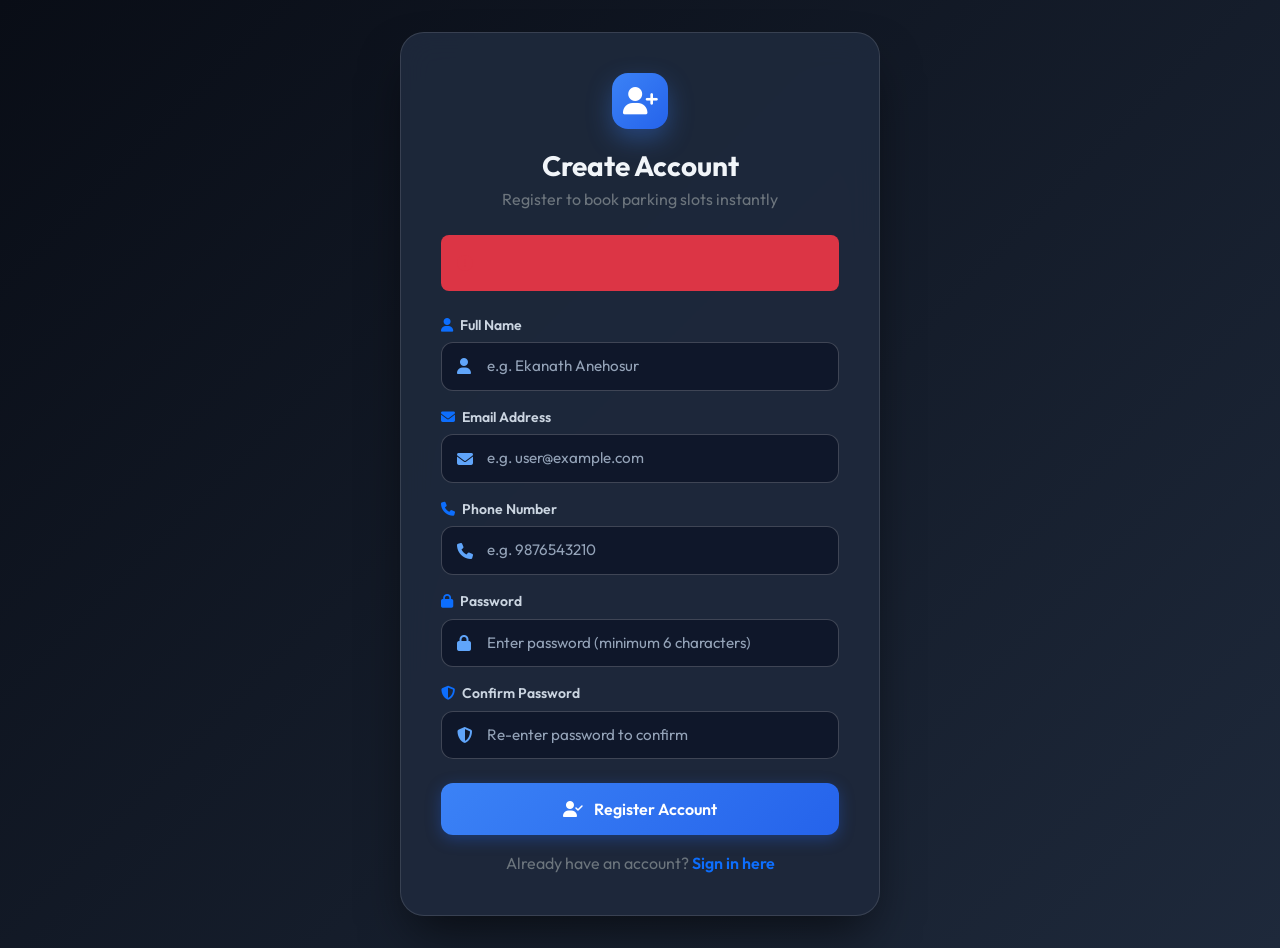
<file: src/main/resources/templates/register.html>
<!DOCTYPE html>
<html xmlns:th="http://www.thymeleaf.org">
<head>
    <meta charset="UTF-8">
    <meta name="viewport" content="width=device-width, initial-scale=1.0">
    <title>Create Account - Smart Parking Management System</title>
    <!-- Bootstrap 5 CSS -->
    <link href="https://cdn.jsdelivr.net/npm/bootstrap@5.3.2/dist/css/bootstrap.min.css" rel="stylesheet">
    <link th:href="@{/css/ui-fixes.css}" rel="stylesheet">
    <!-- FontAwesome Icons -->
    <link href="https://cdnjs.cloudflare.com/ajax/libs/font-awesome/6.4.2/css/all.min.css" rel="stylesheet">
    <!-- Google Fonts -->
    <link href="https://fonts.googleapis.com/css2?family=Outfit:wght@300;400;600;700;800&display=swap" rel="stylesheet">
    <style>
        body {
            font-family: 'Outfit', sans-serif;
            background: linear-gradient(135deg, #090d16 0%, #1e293b 100%);
            min-height: 100vh;
            display: flex;
            align-items: center;
            justify-content: center;
            padding: 2rem 1rem;
            color: #f1f5f9;
        }
        .register-card {
            background: rgba(30, 41, 59, 0.95);
            backdrop-filter: blur(16px);
            border: 1px solid rgba(255, 255, 255, 0.12);
            border-radius: 24px;
            box-shadow: 0 25px 50px -12px rgba(0, 0, 0, 0.6);
            max-width: 480px;
            width: 100%;
            padding: 2.5rem;
        }
        .brand-logo {
            width: 56px;
            height: 56px;
            background: linear-gradient(135deg, #3b82f6 0%, #2563eb 100%);
            border-radius: 16px;
            display: flex;
            align-items: center;
            justify-content: center;
            font-size: 1.75rem;
            color: white;
            margin: 0 auto 1.25rem auto;
            box-shadow: 0 10px 25px rgba(59, 130, 246, 0.35);
        }
        .field-label {
            font-size: 0.875rem;
            font-weight: 600;
            color: #cbd5e1;
            margin-bottom: 0.4rem;
            display: block;
        }
        .input-group-custom {
            position: relative;
        }
        .form-control-custom {
            background: #0f172a !important;
            border: 1px solid rgba(255, 255, 255, 0.2) !important;
            color: #ffffff !important;
            padding: 0.75rem 1rem 0.75rem 2.8rem !important;
            border-radius: 12px !important;
            font-size: 0.95rem;
            transition: all 0.3s ease;
        }
        .form-control-custom::placeholder {
            color: #94a3b8 !important;
            opacity: 1 !important;
        }
        .form-control-custom:focus {
            background: #0f172a !important;
            border-color: #3b82f6 !important;
            box-shadow: 0 0 0 4px rgba(59, 130, 246, 0.25) !important;
            color: #ffffff !important;
        }
        .input-icon {
            position: absolute;
            left: 1rem;
            top: 50%;
            transform: translateY(-50%);
            color: #60a5fa;
            z-index: 5;
            font-size: 1rem;
        }
        .btn-register {
            background: linear-gradient(135deg, #3b82f6 0%, #2563eb 100%);
            color: white;
            border: none;
            padding: 0.85rem;
            border-radius: 12px;
            font-weight: 600;
            width: 100%;
            transition: all 0.3s ease;
            box-shadow: 0 4px 15px rgba(37, 99, 235, 0.35);
        }
        .btn-register:hover {
            transform: translateY(-2px);
            box-shadow: 0 8px 25px rgba(37, 99, 235, 0.5);
            color: white;
        }
    </style>
</head>
<body>

    <div class="register-card">
        <div class="brand-logo">
            <i class="fa-solid fa-user-plus"></i>
        </div>
        <h3 class="text-center fw-bold mb-1">Create Account</h3>
        <p class="text-center text-secondary mb-4 fs-7">Register to book parking slots instantly</p>

        <!-- Error Alert: Only rendered when errorMessage exists and is non-empty -->
        <th:block th:if="${errorMessage != null and #strings.length(errorMessage) > 0}">
            <div class="alert alert-danger border-0 bg-danger bg-opacity-20 text-danger fs-7 rounded-3 mb-4">
                <i class="fa-solid fa-circle-exclamation me-2"></i>
                <span th:text="${errorMessage}"></span>
            </div>
        </th:block>

        <!-- Registration Form -->
        <form th:action="@{/register}" th:object="${userDto}" method="post">
            
            <!-- Full Name -->
            <div class="mb-3">
                <label for="name" class="field-label"><i class="fa-solid fa-user me-1 text-primary"></i> Full Name</label>
                <div class="input-group-custom">
                    <i class="fa-solid fa-user input-icon"></i>
                    <input type="text" id="name" th:field="*{name}" class="form-control form-control-custom" placeholder="e.g. Ekanath Anehosur" required>
                </div>
                <div class="text-danger fs-8 mt-1" th:if="${#fields.hasErrors('name')}" th:errors="*{name}"></div>
            </div>

            <!-- Email Address -->
            <div class="mb-3">
                <label for="email" class="field-label"><i class="fa-solid fa-envelope me-1 text-primary"></i> Email Address</label>
                <div class="input-group-custom">
                    <i class="fa-solid fa-envelope input-icon"></i>
                    <input type="email" id="email" th:field="*{email}" class="form-control form-control-custom" placeholder="e.g. user@example.com" required>
                </div>
                <div class="text-danger fs-8 mt-1" th:if="${#fields.hasErrors('email')}" th:errors="*{email}"></div>
            </div>

            <!-- Phone Number -->
            <div class="mb-3">
                <label for="phone" class="field-label"><i class="fa-solid fa-phone me-1 text-primary"></i> Phone Number</label>
                <div class="input-group-custom">
                    <i class="fa-solid fa-phone input-icon"></i>
                    <input type="text" id="phone" th:field="*{phone}" class="form-control form-control-custom" placeholder="e.g. 9876543210" required>
                </div>
                <div class="text-danger fs-8 mt-1" th:if="${#fields.hasErrors('phone')}" th:errors="*{phone}"></div>
            </div>

            <!-- Password -->
            <div class="mb-3">
                <label for="password" class="field-label"><i class="fa-solid fa-lock me-1 text-primary"></i> Password</label>
                <div class="input-group-custom">
                    <i class="fa-solid fa-lock input-icon"></i>
                    <input type="password" id="password" th:field="*{password}" class="form-control form-control-custom" placeholder="Enter password (minimum 6 characters)" required>
                </div>
                <div class="text-danger fs-8 mt-1" th:if="${#fields.hasErrors('password')}" th:errors="*{password}"></div>
            </div>

            <!-- Confirm Password -->
            <div class="mb-4">
                <label for="confirmPassword" class="field-label"><i class="fa-solid fa-shield-halved me-1 text-primary"></i> Confirm Password</label>
                <div class="input-group-custom">
                    <i class="fa-solid fa-shield-halved input-icon"></i>
                    <input type="password" id="confirmPassword" th:field="*{confirmPassword}" class="form-control form-control-custom" placeholder="Re-enter password to confirm" required>
                </div>
                <div class="text-danger fs-8 mt-1" th:if="${#fields.hasErrors('confirmPassword')}" th:errors="*{confirmPassword}"></div>
            </div>

            <button type="submit" class="btn btn-register mb-3">
                <i class="fa-solid fa-user-check me-2"></i> Register Account
            </button>
        </form>

        <div class="text-center fs-7 text-secondary">
            Already have an account? <a href="/login" class="text-primary text-decoration-none fw-semibold">Sign in here</a>
        </div>
    </div>

</body>
</html>
</file>
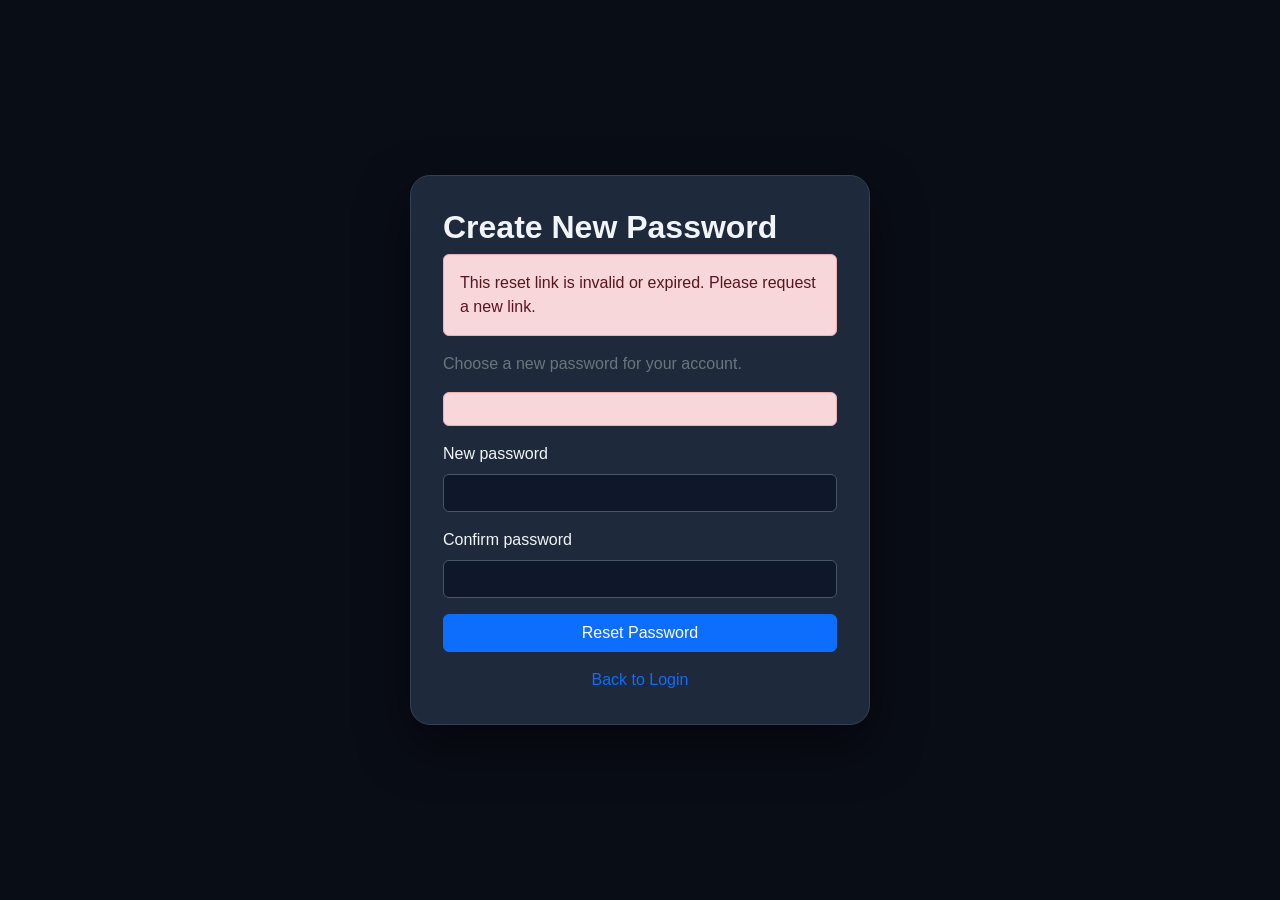
<file: src/main/resources/templates/reset-password.html>
<!DOCTYPE html>
<html xmlns:th="http://www.thymeleaf.org">
<head>
<meta charset="UTF-8"><meta name="viewport" content="width=device-width,initial-scale=1.0">
<title>Reset Password - Smart Parking</title>
<link href="https://cdn.jsdelivr.net/npm/bootstrap@5.3.2/dist/css/bootstrap.min.css" rel="stylesheet">
<style>body{min-height:100vh;display:flex;align-items:center;justify-content:center;background:#090d16;color:#f1f5f9;font-family:Arial,sans-serif;padding:20px}.card-reset{max-width:460px;width:100%;background:#1e293b;border:1px solid #334155;border-radius:20px;padding:32px;box-shadow:0 20px 50px #0008}.form-control{background:#0f172a!important;color:#fff!important;border-color:#475569!important}.form-control::placeholder{color:#94a3b8}</style>
</head><body>
<div class="card-reset">
<h2 class="fw-bold mb-2">Create New Password</h2>
<div th:if="${!tokenValid}" class="alert alert-danger">This reset link is invalid or expired. Please request a new link.</div>
<div th:if="${tokenValid}">
<p class="text-secondary">Choose a new password for your account.</p>
<div th:if="${errorMessage}" class="alert alert-danger" th:text="${errorMessage}"></div>
<form th:action="@{/reset-password}" method="post">
<input type="hidden" name="token" th:value="${token}">
<label class="form-label">New password</label>
<input type="password" name="password" class="form-control mb-3" minlength="6" required autocomplete="new-password">
<label class="form-label">Confirm password</label>
<input type="password" name="confirmPassword" class="form-control mb-3" minlength="6" required autocomplete="new-password">
<button class="btn btn-primary w-100">Reset Password</button>
</form>
</div>
<div class="text-center mt-3"><a href="/login" class="text-primary text-decoration-none">Back to Login</a></div>
</div></body></html>
</file>
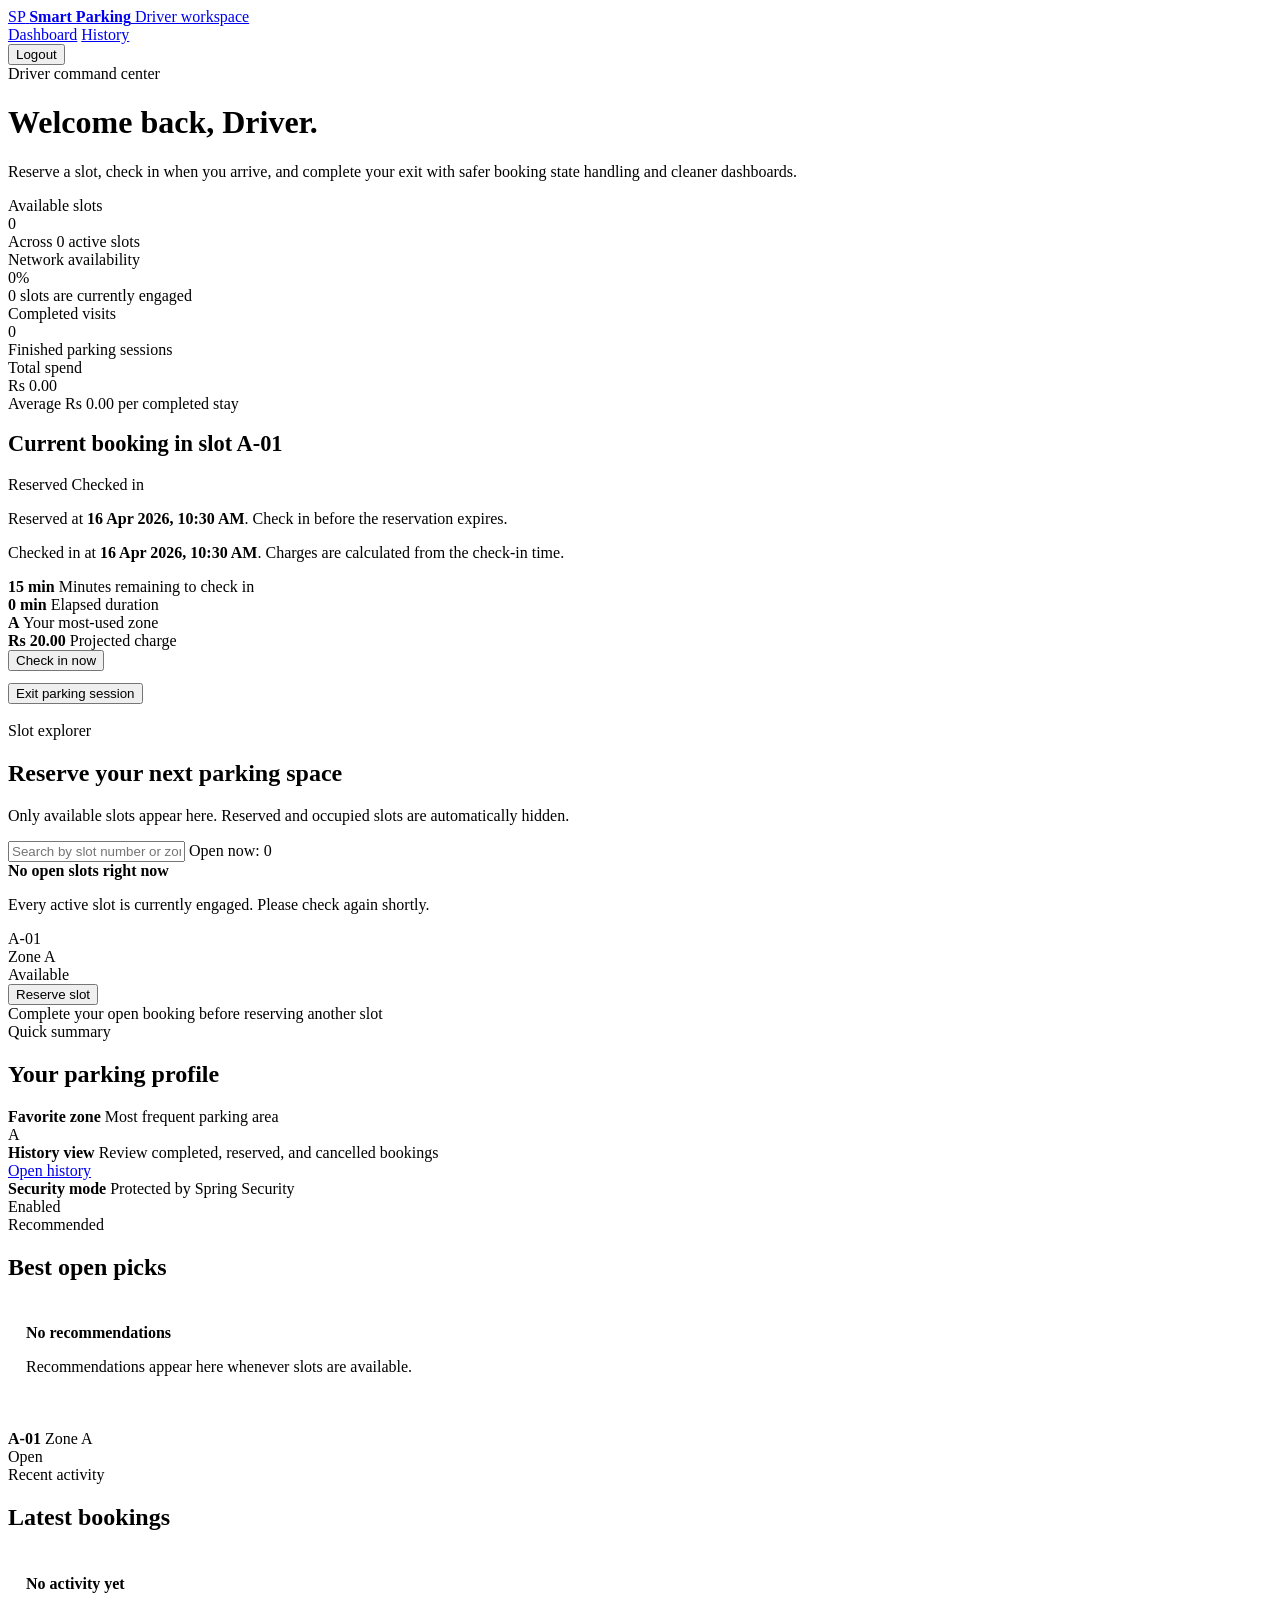
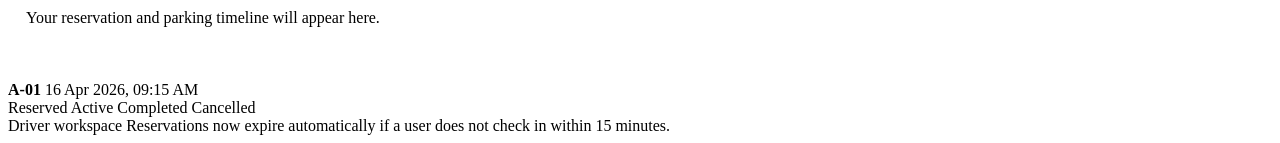
<file: src/main/resources/templates/user-dashboard.html>
<!DOCTYPE html>
<html xmlns:th="http://www.thymeleaf.org">

<head>
    <meta charset="UTF-8">
    <meta name="viewport" content="width=device-width, initial-scale=1.0">
    <title>User Dashboard | Smart Parking</title>
    <link rel="stylesheet" th:href="@{/css/style.css}">
</head>

<body>
    <div class="page-shell">
        <nav class="navbar">
            <div class="navbar-inner">
                <a href="/" class="brand">
                    <span class="brand-mark">SP</span>
                    <span class="brand-copy">
                        <strong>Smart Parking</strong>
                        <span>Driver workspace</span>
                    </span>
                </a>
                <div class="nav-links">
                    <a href="/user/dashboard" class="nav-link active">Dashboard</a>
                    <a href="/user/history" class="nav-link">History</a>
                    <form th:action="@{/logout}" method="post" class="nav-form">
                        <button type="submit" class="nav-link nav-button logout">Logout</button>
                    </form>
                </div>
            </div>
        </nav>

        <main class="container">
            <header class="page-header">
                <span class="page-kicker">Driver command center</span>
                <h1 class="page-title">Welcome back, <span th:text="${user.name}">Driver</span>.</h1>
                <p class="page-subtitle">
                    Reserve a slot, check in when you arrive, and complete your exit with safer booking state handling
                    and cleaner dashboards.
                </p>
            </header>

            <div class="alert-stack">
                <div th:if="${success}" class="alert alert-success">
                    <span th:text="${success}"></span>
                </div>
                <div th:if="${error}" class="alert alert-error">
                    <span th:text="${error}"></span>
                </div>
            </div>

            <section class="stats-grid">
                <article class="stat-card">
                    <div class="stat-label">Available slots</div>
                    <div class="stat-value" th:text="${availableCount}">0</div>
                    <div class="stat-foot">Across <span th:text="${totalSlots}">0</span> active slots</div>
                </article>
                <article class="stat-card">
                    <div class="stat-label">Network availability</div>
                    <div class="stat-value">
                        <span th:text="${#numbers.formatDecimal(availabilityRate, 1, 0)}">0</span>%
                    </div>
                    <div class="stat-foot"><span th:text="${engagedCount}">0</span> slots are currently engaged</div>
                </article>
                <article class="stat-card">
                    <div class="stat-label">Completed visits</div>
                    <div class="stat-value" th:text="${completedVisits}">0</div>
                    <div class="stat-foot">Finished parking sessions</div>
                </article>
                <article class="stat-card">
                    <div class="stat-label">Total spend</div>
                    <div class="stat-value">
                        Rs <span th:text="${#numbers.formatDecimal(totalSpent, 1, 2)}">0.00</span>
                    </div>
                    <div class="stat-foot">Average Rs <span th:text="${#numbers.formatDecimal(averageSpend, 1, 2)}">0.00</span> per completed stay</div>
                </article>
            </section>

            <div th:if="${currentBooking != null}" class="active-booking">
                <div>
                    <div class="session-title">
                        <h2 class="section-title" style="font-size: 1.4rem;">
                            Current booking in slot <span th:text="${currentBooking.slotNumber}">A-01</span>
                        </h2>
                        <span th:if="${currentBooking.status == 'RESERVED'}" class="chip warning">Reserved</span>
                        <span th:if="${currentBooking.status == 'ACTIVE'}" class="chip danger">Checked in</span>
                    </div>

                    <p th:if="${currentBooking.status == 'RESERVED'}" class="status-note">
                        Reserved at
                        <strong th:text="${#temporals.format(currentBooking.reservedAt, 'dd MMM yyyy, hh:mm a')}">16 Apr 2026, 10:30 AM</strong>.
                        Check in before the reservation expires.
                    </p>
                    <p th:if="${currentBooking.status == 'ACTIVE'}" class="status-note">
                        Checked in at
                        <strong th:text="${#temporals.format(currentBooking.checkedInAt, 'dd MMM yyyy, hh:mm a')}">16 Apr 2026, 10:30 AM</strong>.
                        Charges are calculated from the check-in time.
                    </p>

                    <div class="session-meta">
                        <div class="meta-block" th:if="${currentBooking.status == 'RESERVED'}">
                            <strong th:text="${reservationMinutesRemaining} + ' min'">15 min</strong>
                            <span>Minutes remaining to check in</span>
                        </div>
                        <div class="meta-block" th:if="${currentBooking.status == 'ACTIVE'}">
                            <strong id="active-duration" th:text="${activeMinutes} + ' min'">0 min</strong>
                            <span>Elapsed duration</span>
                        </div>
                        <div class="meta-block">
                            <strong th:text="${favoriteZone}">A</strong>
                            <span>Your most-used zone</span>
                        </div>
                        <div class="meta-block" th:if="${currentBooking.status == 'ACTIVE'}">
                            <strong id="active-estimate">Rs <span th:text="${#numbers.formatDecimal(estimatedAmount, 1, 2)}">0.00</span></strong>
                            <span>Projected charge</span>
                        </div>
                    </div>
                </div>

                <div style="display: grid; gap: 12px;">
                    <form th:if="${currentBooking.status == 'RESERVED'}" th:action="@{/user/check-in}" method="post">
                        <button type="submit" class="btn btn-primary">Check in now</button>
                    </form>
                    <form th:if="${currentBooking.status == 'ACTIVE'}" th:action="@{/user/exit}" method="post">
                        <button type="submit" class="btn btn-danger">Exit parking session</button>
                    </form>
                </div>
            </div>

            <section class="dashboard-grid section" style="padding-top: 18px;">
                <div>
                    <article class="panel">
                        <div class="section-header">
                            <div>
                                <span class="chip accent">Slot explorer</span>
                                <h2 class="card-title">Reserve your next parking space</h2>
                                <p class="card-copy">Only available slots appear here. Reserved and occupied slots are automatically hidden.</p>
                            </div>
                        </div>

                        <div class="search-row">
                            <input id="slotSearch" type="text" class="form-control" placeholder="Search by slot number or zone">
                            <span class="chip">Open now: <span th:text="${availableCount}">0</span></span>
                        </div>

                        <div th:if="${#lists.isEmpty(availableSlots)}" class="empty-state">
                            <strong>No open slots right now</strong>
                            <p>Every active slot is currently engaged. Please check again shortly.</p>
                        </div>

                        <div th:if="${!#lists.isEmpty(availableSlots)}" class="slot-grid" id="slotGrid">
                            <div class="slot-item"
                                th:each="slot : ${availableSlots}"
                                th:attr="data-slot=${#strings.toLowerCase(slot.slotNumber)},data-zone=${#strings.toLowerCase(slot.zone)}">
                                <div class="slot-top">
                                    <div>
                                        <span class="slot-number" th:text="${slot.slotNumber}">A-01</span>
                                        <div class="slot-zone">Zone <span th:text="${slot.zone}">A</span></div>
                                    </div>
                                    <span class="chip success">Available</span>
                                </div>
                                <div class="slot-bottom">
                                    <form th:if="${currentBooking == null}" th:action="@{/user/book}" method="post">
                                        <input type="hidden" name="slotId" th:value="${slot.id}">
                                        <button type="submit" class="btn btn-primary btn-sm">Reserve slot</button>
                                    </form>
                                    <div th:if="${currentBooking != null}" class="chip">Complete your open booking before reserving another slot</div>
                                </div>
                            </div>
                        </div>
                    </article>
                </div>

                <aside class="sidebar-stack">
                    <article class="panel">
                        <span class="chip warning">Quick summary</span>
                        <h2 class="card-title">Your parking profile</h2>
                        <div class="list" style="margin-top: 14px;">
                            <div class="list-item">
                                <div>
                                    <strong>Favorite zone</strong>
                                    <span>Most frequent parking area</span>
                                </div>
                                <span class="chip accent" th:text="${favoriteZone}">A</span>
                            </div>
                            <div class="list-item">
                                <div>
                                    <strong>History view</strong>
                                    <span>Review completed, reserved, and cancelled bookings</span>
                                </div>
                                <a href="/user/history" class="btn btn-secondary btn-sm">Open history</a>
                            </div>
                            <div class="list-item">
                                <div>
                                    <strong>Security mode</strong>
                                    <span>Protected by Spring Security</span>
                                </div>
                                <span class="chip success">Enabled</span>
                            </div>
                        </div>
                    </article>

                    <article class="panel">
                        <span class="chip">Recommended</span>
                        <h2 class="card-title">Best open picks</h2>
                        <div th:if="${#lists.isEmpty(recommendedSlots)}" class="empty-state" style="padding: 24px 18px;">
                            <strong>No recommendations</strong>
                            <p>Recommendations appear here whenever slots are available.</p>
                        </div>
                        <div th:if="${!#lists.isEmpty(recommendedSlots)}" class="list" style="margin-top: 14px;">
                            <div class="list-item" th:each="slot : ${recommendedSlots}">
                                <div>
                                    <strong th:text="${slot.slotNumber}">A-01</strong>
                                    <span>Zone <span th:text="${slot.zone}">A</span></span>
                                </div>
                                <span class="chip success">Open</span>
                            </div>
                        </div>
                    </article>

                    <article class="panel">
                        <span class="chip accent">Recent activity</span>
                        <h2 class="card-title">Latest bookings</h2>
                        <div th:if="${#lists.isEmpty(recentBookings)}" class="empty-state" style="padding: 24px 18px;">
                            <strong>No activity yet</strong>
                            <p>Your reservation and parking timeline will appear here.</p>
                        </div>
                        <div th:if="${!#lists.isEmpty(recentBookings)}" class="list" style="margin-top: 14px;">
                            <div class="list-item" th:each="booking : ${recentBookings}">
                                <div>
                                    <strong th:text="${booking.slotNumber}">A-01</strong>
                                    <span th:text="${#temporals.format(booking.reservedAt, 'dd MMM yyyy, hh:mm a')}">16 Apr 2026, 09:15 AM</span>
                                </div>
                                <span th:if="${booking.status == 'RESERVED'}" class="badge badge-warning">Reserved</span>
                                <span th:if="${booking.status == 'ACTIVE'}" class="badge badge-occupied">Active</span>
                                <span th:if="${booking.status == 'COMPLETED'}" class="badge badge-available">Completed</span>
                                <span th:if="${booking.status == 'CANCELLED'}" class="badge badge-warning">Cancelled</span>
                            </div>
                        </div>
                    </article>
                </aside>
            </section>
        </main>

        <footer class="footer">
            <div class="footer-inner">
                <span>Driver workspace</span>
                <span class="tiny">Reservations now expire automatically if a user does not check in within 15 minutes.</span>
            </div>
        </footer>
    </div>

    <script>
        const slotSearch = document.getElementById('slotSearch');
        const slotGrid = document.getElementById('slotGrid');
        if (slotSearch && slotGrid) {
            const cards = Array.from(slotGrid.querySelectorAll('.slot-item'));
            slotSearch.addEventListener('input', (event) => {
                const value = event.target.value.trim().toLowerCase();
                cards.forEach((card) => {
                    const slot = card.dataset.slot || '';
                    const zone = card.dataset.zone || '';
                    const visible = !value || slot.includes(value) || zone.includes(value);
                    card.classList.toggle('hidden', !visible);
                });
            });
        }

        const estimateNode = document.getElementById('active-estimate');
        const durationNode = document.getElementById('active-duration');
        if (estimateNode && durationNode) {
            let minutes = Number(durationNode.textContent.replace(/\D/g, '') || '0');
            const render = () => {
                const hours = Math.max(1, Math.ceil(minutes / 60));
                durationNode.textContent = minutes < 60 ? `${minutes} min` : `${Math.floor(minutes / 60)}h ${minutes % 60}m`;
                estimateNode.textContent = `Rs ${(hours * 20).toFixed(2)}`;
            };
            render();
            window.setInterval(() => {
                minutes += 1;
                render();
            }, 60000);
        }
    </script>
</body>

</html>
</file>
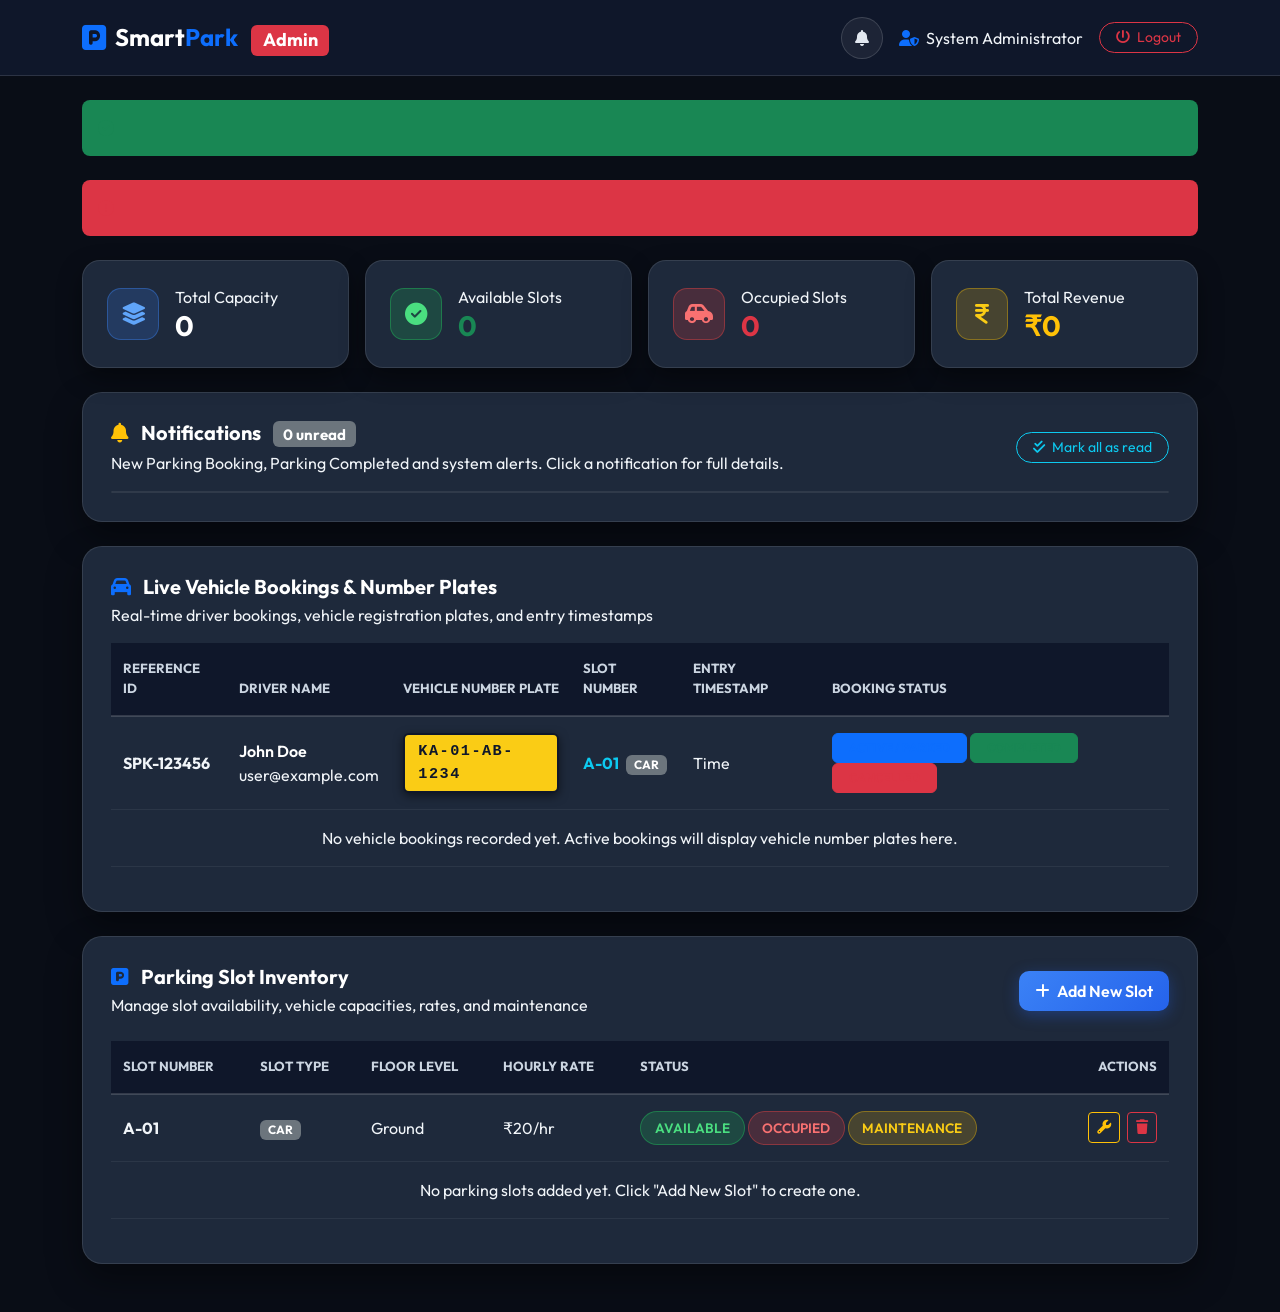
<file: src/main/resources/templates/admin/dashboard.html>
<!DOCTYPE html>
<html xmlns:th="http://www.thymeleaf.org" xmlns:sec="http://www.thymeleaf.org/extras/spring-security">
<head>
    <meta charset="UTF-8">
    <meta name="viewport" content="width=device-width, initial-scale=1.0">
    <title>Admin Dashboard - Smart Parking Management System</title>
    <!-- Bootstrap 5 CSS -->
    <link href="https://cdn.jsdelivr.net/npm/bootstrap@5.3.2/dist/css/bootstrap.min.css" rel="stylesheet">
    <link th:href="@{/css/ui-fixes.css}" rel="stylesheet">
    <!-- FontAwesome Icons -->
    <link href="https://cdnjs.cloudflare.com/ajax/libs/font-awesome/6.4.2/css/all.min.css" rel="stylesheet">
    <!-- Google Fonts -->
    <link href="https://fonts.googleapis.com/css2?family=Outfit:wght@300;400;600;700;800&display=swap" rel="stylesheet">
    <style>
        body {
            font-family: 'Outfit', sans-serif;
            background: #090d16 !important;
            color: #f1f5f9 !important;
            min-height: 100vh;
        }
        .navbar-custom {
            background: #0f172a !important;
            border-bottom: 1px solid rgba(255, 255, 255, 0.12) !important;
            padding: 0.9rem 0;
        }
        .stat-card {
            background: #1e293b !important;
            border: 1px solid rgba(255, 255, 255, 0.1) !important;
            border-radius: 18px;
            padding: 1.5rem;
            box-shadow: 0 10px 25px rgba(0, 0, 0, 0.4);
        }
        .stat-icon {
            width: 52px;
            height: 52px;
            border-radius: 14px;
            display: flex;
            align-items: center;
            justify-content: center;
            font-size: 1.4rem;
        }
        .icon-blue { background: rgba(59, 130, 246, 0.2); color: #60a5fa; border: 1px solid rgba(59, 130, 246, 0.4); }
        .icon-green { background: rgba(34, 197, 94, 0.2); color: #4ade80; border: 1px solid rgba(34, 197, 94, 0.4); }
        .icon-red { background: rgba(239, 68, 68, 0.2); color: #f87171; border: 1px solid rgba(239, 68, 68, 0.4); }
        .icon-yellow { background: rgba(234, 179, 8, 0.2); color: #facc15; border: 1px solid rgba(234, 179, 8, 0.4); }
        
        .table-card {
            background: #1e293b !important;
            border: 1px solid rgba(255, 255, 255, 0.1) !important;
            border-radius: 20px;
            padding: 1.75rem;
            box-shadow: 0 15px 35px rgba(0, 0, 0, 0.4);
        }
        .table-custom {
            color: #f1f5f9 !important;
            vertical-align: middle;
        }
        .table-custom th {
            background: #0f172a !important;
            color: #cbd5e1 !important;
            font-weight: 700 !important;
            text-transform: uppercase;
            font-size: 0.825rem;
            padding: 1rem 0.75rem !important;
            border-bottom: 2px solid rgba(255, 255, 255, 0.15) !important;
        }
        .table-custom td {
            background: #1e293b !important;
            color: #f1f5f9 !important;
            padding: 1rem 0.75rem !important;
            border-bottom: 1px solid rgba(255, 255, 255, 0.06) !important;
        }
        .number-plate-badge {
            background: #facc15 !important;
            color: #0f172a !important;
            font-family: monospace;
            font-weight: 800;
            font-size: 0.95rem;
            padding: 0.35rem 0.85rem;
            border-radius: 6px;
            border: 2px solid #0f172a;
            letter-spacing: 1.5px;
            display: inline-block;
            box-shadow: 0 3px 10px rgba(0, 0, 0, 0.5);
        }
        .tag-status-available { background: rgba(34, 197, 94, 0.2); color: #4ade80; border: 1px solid rgba(34, 197, 94, 0.4); padding: 0.35rem 0.85rem; border-radius: 50px; font-weight: 600; font-size: 0.85rem; display: inline-block; }
        .tag-status-occupied { background: rgba(239, 68, 68, 0.2); color: #f87171; border: 1px solid rgba(239, 68, 68, 0.4); padding: 0.35rem 0.85rem; border-radius: 50px; font-weight: 600; font-size: 0.85rem; display: inline-block; }
        .tag-status-maintenance { background: rgba(234, 179, 8, 0.2); color: #facc15; border: 1px solid rgba(234, 179, 8, 0.4); padding: 0.35rem 0.85rem; border-radius: 50px; font-weight: 600; font-size: 0.85rem; display: inline-block; }

        .modal-content-custom {
            background: #1e293b !important;
            border: 1px solid rgba(255, 255, 255, 0.2) !important;
            color: #ffffff !important;
            border-radius: 20px !important;
        }
        .btn-glow {
            background: linear-gradient(135deg, #3b82f6 0%, #2563eb 100%);
            color: white !important;
            border: none;
            border-radius: 10px;
            font-weight: 600;
            box-shadow: 0 4px 15px rgba(37, 99, 235, 0.35);
        }

        /* ---------- Admin notifications ---------- */
        .btn-notif { background: rgba(255,255,255,0.06); border: 1px solid rgba(255,255,255,0.15); color: #e2e8f0; border-radius: 50%; width: 42px; height: 42px; position: relative; padding: 0; }
        .btn-notif:hover { background: rgba(255,255,255,0.12); color: #fff; }
        .btn-notif.has-unread i { color: #facc15; animation: bellRing 2.4s ease-in-out infinite; transform-origin: top center; }
        @keyframes bellRing { 0%,90%,100% { transform: rotate(0); } 93% { transform: rotate(14deg); } 96% { transform: rotate(-12deg); } 98% { transform: rotate(8deg); } }
        .notif-badge { position: absolute; top: -4px; right: -4px; min-width: 20px; height: 20px; padding: 0 5px; border-radius: 10px; background: #ef4444; color: #fff; font-size: 0.7rem; font-weight: 700; line-height: 20px; text-align: center; border: 2px solid #0f172a; }
        .notif-menu { width: 380px; max-width: 94vw; background: #1e293b; border: 1px solid rgba(255,255,255,0.15); border-radius: 16px; overflow: hidden; box-shadow: 0 20px 45px rgba(0,0,0,0.55); }
        .notif-menu-header { display: flex; justify-content: space-between; align-items: center; padding: 0.85rem 1rem; border-bottom: 1px solid rgba(255,255,255,0.1); background: #0f172a; }
        .notif-menu-list { max-height: 420px; overflow-y: auto; }
        .notif-menu-footer { padding: 0.6rem 1rem; text-align: center; border-top: 1px solid rgba(255,255,255,0.1); background: #0f172a; }
        .notif-item { display: flex; gap: 0.85rem; padding: 0.85rem 1rem; cursor: pointer; border-left: 4px solid transparent; border-bottom: 1px solid rgba(255,255,255,0.06); transition: background .15s; }
        .notif-item:hover, .notif-item:focus { background: rgba(255,255,255,0.05); outline: none; }
        .notif-item.is-unread { background: rgba(59,130,246,0.10); border-left-color: var(--nt-color); }
        .notif-item.is-unread .notif-title { color: #fff; font-weight: 700; }
        .notif-item.is-read { opacity: .72; }
        .notif-icon { flex: 0 0 38px; width: 38px; height: 38px; border-radius: 12px; display: inline-flex; align-items: center; justify-content: center; color: var(--nt-color); background: var(--nt-bg); border: 1px solid var(--nt-border); }
        .notif-body { flex: 1; min-width: 0; }
        .notif-title { display: flex; align-items: center; gap: 0.5rem; color: #cbd5e1; font-weight: 600; font-size: 0.95rem; }
        .notif-dot { width: 9px; height: 9px; border-radius: 50%; background: #3b82f6; display: inline-block; }
        .notif-msg { color: #cbd5e1; font-size: 0.85rem; margin-top: 2px; word-break: break-word; }
        .notif-time { color: #94a3b8; font-size: 0.75rem; margin-top: 3px; }
        .notif-actions { display: flex; gap: 0.5rem; margin-top: 0.55rem; }
        .notif-empty { padding: 1.5rem 1rem; text-align: center; color: #94a3b8; font-size: 0.9rem; }
        .nt-booking   { --nt-color: #60a5fa; --nt-bg: rgba(59,130,246,0.18);  --nt-border: rgba(59,130,246,0.45); }
        .nt-active    { --nt-color: #22d3ee; --nt-bg: rgba(34,211,238,0.16);  --nt-border: rgba(34,211,238,0.45); }
        .nt-completed { --nt-color: #4ade80; --nt-bg: rgba(34,197,94,0.18);   --nt-border: rgba(34,197,94,0.45); }
        .nt-payment   { --nt-color: #facc15; --nt-bg: rgba(234,179,8,0.18);   --nt-border: rgba(234,179,8,0.45); }
        .nt-cancelled { --nt-color: #f87171; --nt-bg: rgba(239,68,68,0.18);   --nt-border: rgba(239,68,68,0.45); }
        .nt-system    { --nt-color: #fb923c; --nt-bg: rgba(249,115,22,0.18);  --nt-border: rgba(249,115,22,0.45); }
        .notif-section-list { max-height: 520px; overflow-y: auto; border: 1px solid rgba(255,255,255,0.08); border-radius: 14px; }
        .notif-section-heading { color: #93c5fd; text-transform: uppercase; font-size: 0.75rem; letter-spacing: 1px; margin: 1rem 0 0.25rem; border-bottom: 1px solid rgba(255,255,255,0.12); padding-bottom: 0.35rem; }
        .notif-detail-table td { background: transparent !important; color: #f1f5f9; padding: 0.3rem 0.25rem; }
        .notif-detail-label { width: 38%; color: #94a3b8 !important; font-size: 0.85rem; }
        .notif-detail-value { font-weight: 600; word-break: break-word; }
    </style>
</head>
<body>

    <!-- Navbar -->
    <nav class="navbar navbar-expand-lg navbar-dark navbar-custom sticky-top">
        <div class="container">
            <a class="navbar-brand fw-bold fs-4 d-flex align-items-center gap-2" href="/admin/dashboard">
                <i class="fa-solid fa-square-parking text-primary fs-3"></i>
                <span class="text-white">Smart<span class="text-primary">Park</span> <span class="badge bg-danger ms-2 fs-8">Admin</span></span>
            </a>
            <div class="d-flex align-items-center gap-3">
                <!-- Notification bell -->
                <div class="dropdown">
                    <button type="button" id="notifBell" class="btn btn-notif" data-bs-toggle="dropdown" data-bs-auto-close="outside" aria-expanded="false" aria-label="Notifications">
                        <i class="fa-solid fa-bell"></i>
                        <span id="notifBadge" class="notif-badge d-none">0</span>
                    </button>
                    <div class="dropdown-menu dropdown-menu-end notif-menu p-0">
                        <div class="notif-menu-header">
                            <span class="fw-bold text-white"><i class="fa-solid fa-bell text-warning me-2"></i>Notifications (<span id="notifCountLabel">0</span>)</span>
                            <button type="button" id="notifMarkAllBtn" class="btn btn-link btn-sm text-info text-decoration-none p-0">Mark all as read</button>
                        </div>
                        <div id="notifDropdownList" class="notif-menu-list"></div>
                        <div class="notif-menu-footer">
                            <a href="#notificationSection" class="text-info text-decoration-none fs-7">View all notifications</a>
                        </div>
                    </div>
                </div>
                <span class="text-slate-300 fs-7"><i class="fa-solid fa-user-shield me-1 text-primary"></i> System Administrator</span>
                <a href="/logout" class="btn btn-outline-danger btn-sm px-3 rounded-pill"><i class="fa-solid fa-power-off me-1"></i> Logout</a>
            </div>
        </div>
    </nav>

    <div class="container py-4">

        <!-- Flash Alert Messages -->
        <th:block th:if="${successMessage != null and #strings.length(successMessage) > 0}">
            <div class="alert alert-success border-0 bg-success bg-opacity-20 text-success rounded-3 mb-4">
                <i class="fa-solid fa-circle-check me-2"></i> <span th:text="${successMessage}"></span>
            </div>
        </th:block>
        <th:block th:if="${errorMessage != null and #strings.length(errorMessage) > 0}">
            <div class="alert alert-danger border-0 bg-danger bg-opacity-20 text-danger rounded-3 mb-4">
                <i class="fa-solid fa-circle-exclamation me-2"></i> <span th:text="${errorMessage}"></span>
            </div>
        </th:block>

        <!-- Stats Overview Cards -->
        <div class="row g-3 mb-4">
            <div class="col-md-3">
                <div class="stat-card d-flex align-items-center gap-3">
                    <div class="stat-icon icon-blue">
                        <i class="fa-solid fa-layer-group"></i>
                    </div>
                    <div>
                        <div class="text-slate-400 fs-7">Total Capacity</div>
                        <h3 class="fw-bold mb-0 text-white" th:text="${totalSlots}">0</h3>
                    </div>
                </div>
            </div>
            <div class="col-md-3">
                <div class="stat-card d-flex align-items-center gap-3">
                    <div class="stat-icon icon-green">
                        <i class="fa-solid fa-circle-check"></i>
                    </div>
                    <div>
                        <div class="text-slate-400 fs-7">Available Slots</div>
                        <h3 class="fw-bold mb-0 text-success" th:text="${availableSlots}">0</h3>
                    </div>
                </div>
            </div>
            <div class="col-md-3">
                <div class="stat-card d-flex align-items-center gap-3">
                    <div class="stat-icon icon-red">
                        <i class="fa-solid fa-car-side"></i>
                    </div>
                    <div>
                        <div class="text-slate-400 fs-7">Occupied Slots</div>
                        <h3 class="fw-bold mb-0 text-danger" th:text="${occupiedSlots}">0</h3>
                    </div>
                </div>
            </div>
            <div class="col-md-3">
                <div class="stat-card d-flex align-items-center gap-3">
                    <div class="stat-icon icon-yellow">
                        <i class="fa-solid fa-indian-rupee-sign"></i>
                    </div>
                    <div>
                        <div class="text-slate-400 fs-7">Total Revenue</div>
                        <h3 class="fw-bold mb-0 text-warning" th:text="'₹' + ${totalRevenue}">₹0</h3>
                    </div>
                </div>
            </div>
        </div>

        <!-- Admin Notifications (database-backed) -->
        <div class="table-card mb-4" id="notificationSection">
            <div class="d-flex justify-content-between align-items-center flex-wrap gap-2 mb-3">
                <div>
                    <h5 class="fw-bold mb-1 text-white"><i class="fa-solid fa-bell text-warning me-2"></i> Notifications <span id="notifSectionCount" class="badge bg-secondary ms-2 fs-8">0 unread</span></h5>
                    <p class="text-slate-400 fs-7 mb-0">New Parking Booking, Parking Completed and system alerts. Click a notification for full details.</p>
                </div>
                <button type="button" id="notifSectionMarkAll" class="btn btn-outline-info btn-sm px-3 rounded-pill"><i class="fa-solid fa-check-double me-1"></i> Mark all as read</button>
            </div>
            <div id="notifSectionList" class="notif-section-list"></div>
        </div>

        <!-- Dedicated Live Vehicle Bookings & Number Plates Table -->
        <div class="table-card mb-4">
            <div class="d-flex justify-content-between align-items-center mb-3">
                <div>
                    <h5 class="fw-bold mb-1 text-white"><i class="fa-solid fa-car text-primary me-2"></i> Live Vehicle Bookings &amp; Number Plates</h5>
                    <p class="text-slate-400 fs-7 mb-0">Real-time driver bookings, vehicle registration plates, and entry timestamps</p>
                </div>
            </div>

            <div class="table-responsive">
                <table class="table table-custom">
                    <thead>
                        <tr>
                            <th>Reference ID</th>
                            <th>Driver Name</th>
                            <th>Vehicle Number Plate</th>
                            <th>Slot Number</th>
                            <th>Entry Timestamp</th>
                            <th>Booking Status</th>
                        </tr>
                    </thead>
                    <tbody>
                        <tr th:each="b : ${allBookings}">
                            <td class="fw-bold text-primary" th:text="${b.bookingReference}">SPK-123456</td>
                            <td>
                                <div class="fw-semibold text-white" th:text="${b.user != null ? b.user.name : 'Customer'}">John Doe</div>
                                <div class="text-slate-400 fs-8" th:text="${b.user != null ? b.user.email : ''}">user@example.com</div>
                            </td>
                            <td>
                                <span class="number-plate-badge" th:text="${b.vehicleNumber != null ? b.vehicleNumber : 'UNKNOWN'}">KA-01-AB-1234</span>
                            </td>
                            <td>
                                <span class="fw-bold text-info fs-6" th:text="${b.parkingSlot != null ? b.parkingSlot.slotNumber : 'N/A'}">A-01</span>
                                <span class="badge bg-secondary ms-1 fs-8" th:text="${b.parkingSlot != null ? b.parkingSlot.slotType : 'CAR'}">CAR</span>
                            </td>
                            <td class="text-slate-300" th:text="${b.entryTime != null ? #temporals.format(b.entryTime, 'dd MMM yyyy, HH:mm') : 'N/A'}">Time</td>
                            <td>
                                <span th:if="${b.status != null and (b.status.name() == 'CHECKED_IN' or b.status.name() == 'BOOKED' or b.status.name() == 'ACTIVE' or b.status.name() == 'RESERVED')}" class="badge bg-primary bg-opacity-30 text-primary px-3 py-2 border border-primary border-opacity-40">ACTIVE / PARKED</span>
                                <span th:if="${b.status != null and b.status.name() == 'COMPLETED'}" class="badge bg-success bg-opacity-30 text-success px-3 py-2 border border-success border-opacity-40">COMPLETED</span>
                                <span th:if="${b.status != null and b.status.name() == 'CANCELLED'}" class="badge bg-danger bg-opacity-30 text-danger px-3 py-2 border border-danger border-opacity-40">CANCELLED</span>
                            </td>
                        </tr>
                        <tr th:if="${#lists.isEmpty(allBookings)}">
                            <td colspan="6" class="text-center py-4 text-slate-400">No vehicle bookings recorded yet. Active bookings will display vehicle number plates here.</td>
                        </tr>
                    </tbody>
                </table>
            </div>
        </div>

        <!-- Parking Slots Inventory Table -->
        <div class="table-card mb-4">
            <div class="d-flex justify-content-between align-items-center mb-4">
                <div>
                    <h5 class="fw-bold mb-1 text-white"><i class="fa-solid fa-square-parking text-primary me-2"></i> Parking Slot Inventory</h5>
                    <p class="text-slate-400 fs-7 mb-0">Manage slot availability, vehicle capacities, rates, and maintenance</p>
                </div>
                <button type="button" class="btn btn-glow px-3 py-2" data-bs-toggle="modal" data-bs-target="#addSlotModal">
                    <i class="fa-solid fa-plus me-1"></i> Add New Slot
                </button>
            </div>

            <div class="table-responsive">
                <table class="table table-custom">
                    <thead>
                        <tr>
                            <th>Slot Number</th>
                            <th>Slot Type</th>
                            <th>Floor Level</th>
                            <th>Hourly Rate</th>
                            <th>Status</th>
                            <th class="text-end">Actions</th>
                        </tr>
                    </thead>
                    <tbody>
                        <tr th:each="slot : ${slots}">
                            <td class="fw-bold text-primary fs-6" th:text="${slot.slotNumber}">A-01</td>
                            <td>
                                <span class="badge bg-secondary" th:text="${slot.slotType}">CAR</span>
                            </td>
                            <td class="text-slate-300" th:text="${slot.floorLevel != null ? slot.floorLevel : 'Ground'}">Ground</td>
                            <td class="text-slate-300" th:text="'₹' + ${slot.hourlyRate != null ? slot.hourlyRate : 20.0} + '/hr'">₹20/hr</td>
                            <td>
                                <span th:if="${slot.status != null and slot.status.name() == 'AVAILABLE'}" class="tag-status-available">AVAILABLE</span>
                                <span th:if="${slot.status != null and (slot.status.name() == 'OCCUPIED' or slot.status.name() == 'RESERVED')}" class="tag-status-occupied">OCCUPIED</span>
                                <span th:if="${slot.status != null and slot.status.name() == 'MAINTENANCE'}" class="tag-status-maintenance">MAINTENANCE</span>
                            </td>
                            <td class="text-end">
                                <form th:action="@{/admin/slots/toggle/{id}(id=${slot.id})}" method="post" class="d-inline">
                                    <button type="submit" class="btn btn-outline-warning btn-sm me-1" title="Toggle Maintenance">
                                        <i class="fa-solid fa-wrench"></i>
                                    </button>
                                </form>
                                <form th:action="@{/admin/slots/delete/{id}(id=${slot.id})}" method="post" class="d-inline" onsubmit="return confirm('Are you sure you want to delete this parking slot?');">
                                    <button type="submit" class="btn btn-outline-danger btn-sm" th:disabled="${slot.status != null and slot.status.name() == 'OCCUPIED'}" title="Delete Slot">
                                        <i class="fa-solid fa-trash"></i>
                                    </button>
                                </form>
                            </td>
                        </tr>
                        <tr th:if="${#lists.isEmpty(slots)}">
                            <td colspan="6" class="text-center py-4 text-slate-400">No parking slots added yet. Click "Add New Slot" to create one.</td>
                        </tr>
                    </tbody>
                </table>
            </div>
        </div>

    </div>

    <!-- Modal: Add New Slot -->
    <div class="modal fade" id="addSlotModal" tabindex="-1">
        <div class="modal-dialog modal-dialog-centered">
            <div class="modal-content modal-content-custom">
                <div class="modal-header border-0 pb-0">
                    <h5 class="modal-title fw-bold text-white"><i class="fa-solid fa-plus-circle text-primary me-2"></i> Add Parking Slot</h5>
                    <button type="button" class="btn-close btn-close-white" data-bs-dismiss="modal"></button>
                </div>
                <form th:action="@{/admin/slots/add}" th:object="${slotDto}" method="post">
                    <div class="modal-body">
                        <div class="mb-3">
                            <label class="form-label text-slate-300 fs-7 fw-semibold">Slot Number</label>
                            <input type="text" th:field="*{slotNumber}" class="form-control bg-dark text-light border-secondary" placeholder="e.g. C-01" required>
                        </div>
                        <div class="mb-3">
                            <label class="form-label text-slate-300 fs-7 fw-semibold">Vehicle Capacity Type</label>
                            <select th:field="*{slotType}" class="form-select bg-dark text-light border-secondary">
                                <option value="CAR">CAR (Four Wheeler)</option>
                                <option value="BIKE">BIKE (Two Wheeler)</option>
                                <option value="EV">EV (Electric Vehicle Charging)</option>
                            </select>
                        </div>
                        <div class="mb-3">
                            <label class="form-label text-slate-300 fs-7 fw-semibold">Hourly Rate (₹)</label>
                            <input type="number" step="0.5" th:field="*{hourlyRate}" class="form-control bg-dark text-light border-secondary" placeholder="20.0" required>
                        </div>
                        <div class="mb-3">
                            <label class="form-label text-slate-300 fs-7 fw-semibold">Floor Level</label>
                            <input type="text" th:field="*{floorLevel}" class="form-control bg-dark text-light border-secondary" placeholder="Ground / 1st Floor" required>
                        </div>
                    </div>
                    <div class="modal-footer border-0">
                        <button type="button" class="btn btn-outline-secondary" data-bs-dismiss="modal">Cancel</button>
                        <button type="submit" class="btn btn-glow px-4">Create Slot</button>
                    </div>
                </form>
            </div>
        </div>
    </div>

    <!-- Modal: Notification details -->
    <div class="modal fade" id="notifDetailsModal" tabindex="-1" aria-hidden="true">
        <div class="modal-dialog modal-dialog-centered modal-dialog-scrollable">
            <div class="modal-content modal-content-custom">
                <div class="modal-header border-0 pb-0">
                    <div>
                        <h5 class="modal-title fw-bold text-white d-flex align-items-center" id="notifModalTitle">Notification</h5>
                        <div class="text-slate-400 fs-8 mt-1" id="notifModalTime"></div>
                    </div>
                    <button type="button" class="btn-close btn-close-white" data-bs-dismiss="modal" aria-label="Close"></button>
                </div>
                <div class="modal-body" id="notifModalBody"></div>
                <div class="modal-footer border-0">
                    <button type="button" id="notifModalMarkRead" class="btn btn-glow px-3"><i class="fa-solid fa-check me-1"></i> Mark as read</button>
                    <button type="button" class="btn btn-outline-secondary" data-bs-dismiss="modal">Close</button>
                </div>
            </div>
        </div>
    </div>

    <!-- Bootstrap JS -->
    <script src="https://cdn.jsdelivr.net/npm/bootstrap@5.3.2/dist/js/bootstrap.bundle.min.js"></script>
    <script th:src="@{/js/admin-notifications.js}"></script>
</body>
</html>
</file>
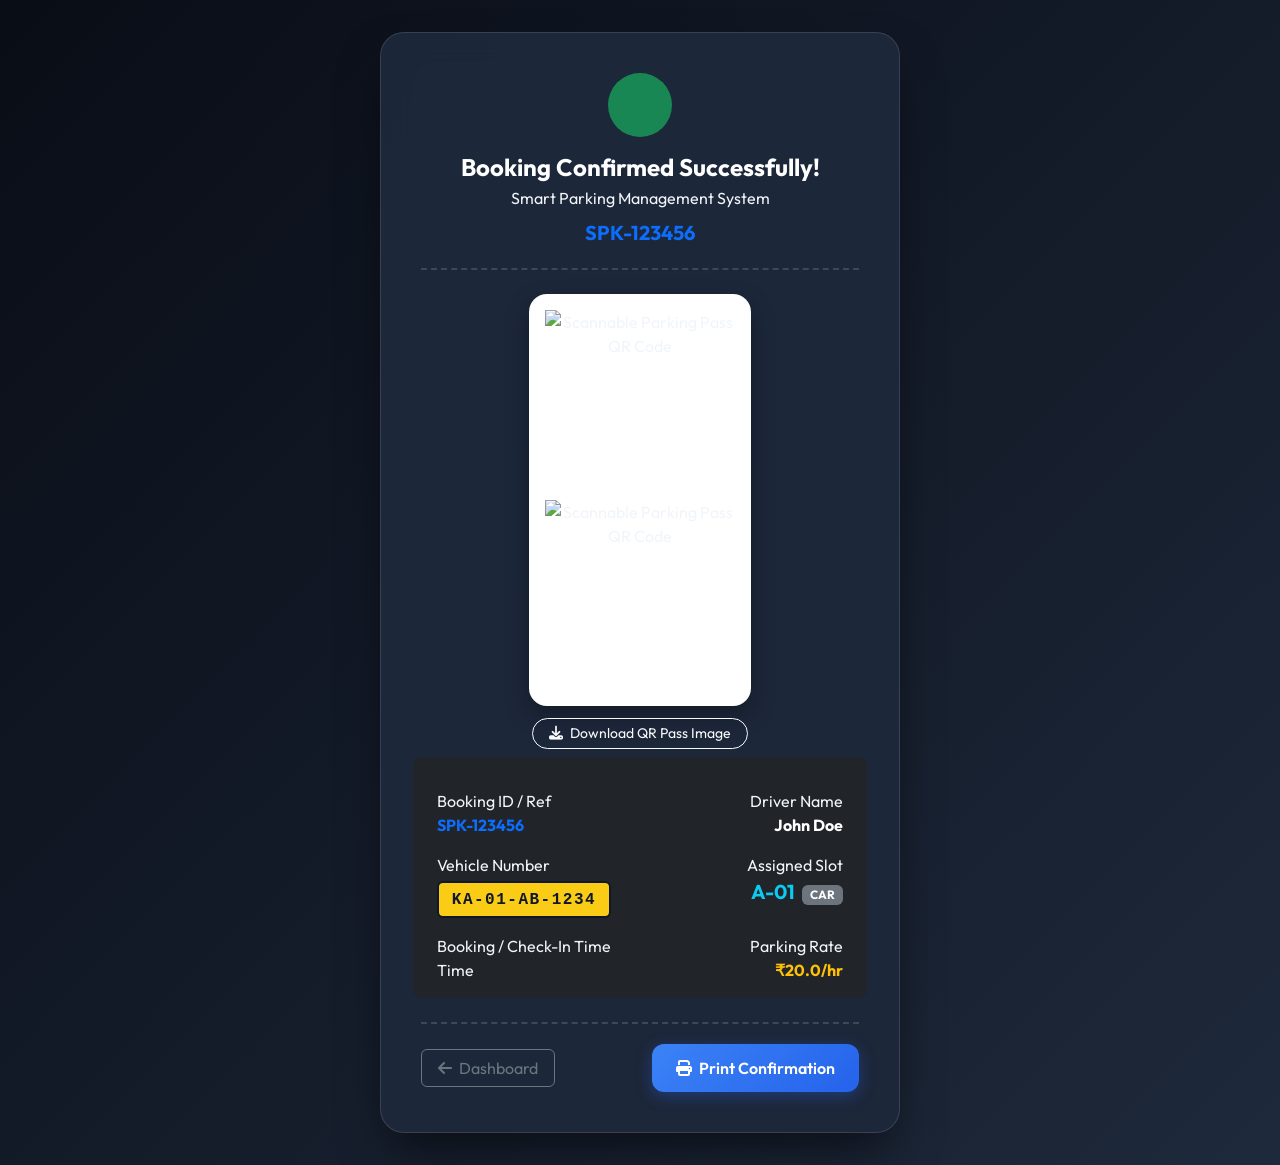
<file: src/main/resources/templates/booking/confirmation.html>
<!DOCTYPE html>
<html xmlns:th="http://www.thymeleaf.org">
<head>
    <meta charset="UTF-8">
    <meta name="viewport" content="width=device-width, initial-scale=1.0">
    <title>Booking Confirmation - Smart Parking Management System</title>
    <!-- Bootstrap 5 CSS -->
    <link href="https://cdn.jsdelivr.net/npm/bootstrap@5.3.2/dist/css/bootstrap.min.css" rel="stylesheet">
    <link th:href="@{/css/ui-fixes.css}" rel="stylesheet">
    <!-- FontAwesome Icons -->
    <link href="https://cdnjs.cloudflare.com/ajax/libs/font-awesome/6.4.2/css/all.min.css" rel="stylesheet">
    <!-- Google Fonts -->
    <link href="https://fonts.googleapis.com/css2?family=Outfit:wght@300;400;600;700;800&display=swap" rel="stylesheet">
    <style>
        body {
            font-family: 'Outfit', sans-serif;
            background: linear-gradient(135deg, #090d16 0%, #1e293b 100%);
            min-height: 100vh;
            display: flex;
            align-items: center;
            justify-content: center;
            padding: 2rem 1rem;
            color: #f1f5f9;
        }
        .confirmation-card {
            background: rgba(30, 41, 59, 0.95);
            backdrop-filter: blur(16px);
            border: 1px solid rgba(255, 255, 255, 0.12);
            border-radius: 24px;
            box-shadow: 0 25px 50px -12px rgba(0, 0, 0, 0.6);
            max-width: 520px;
            width: 100%;
            padding: 2.5rem;
        }
        .header-box {
            border-bottom: 2px dashed rgba(255, 255, 255, 0.15);
            padding-bottom: 1.25rem;
            margin-bottom: 1.5rem;
        }
        .qr-box {
            background: #ffffff;
            padding: 1rem;
            border-radius: 18px;
            display: inline-block;
            box-shadow: 0 10px 25px rgba(0, 0, 0, 0.3);
        }
        .qr-img {
            width: 190px;
            height: 190px;
            display: block;
        }
        .number-plate-badge {
            background: #facc15;
            color: #0f172a;
            font-family: monospace;
            font-weight: 800;
            font-size: 1rem;
            padding: 0.3rem 0.8rem;
            border-radius: 6px;
            border: 2px solid #0f172a;
            letter-spacing: 1.5px;
            display: inline-block;
        }
        .footer-box {
            border-top: 2px dashed rgba(255, 255, 255, 0.15);
            padding-top: 1.25rem;
            margin-top: 1.5rem;
        }
        .btn-glow {
            background: linear-gradient(135deg, #3b82f6 0%, #2563eb 100%);
            color: white !important;
            border: none;
            padding: 0.75rem 1.5rem;
            border-radius: 12px;
            font-weight: 600;
            box-shadow: 0 4px 15px rgba(37, 99, 235, 0.35);
        }
    </style>
</head>
<body>

    <div class="confirmation-card text-center">
        <!-- Header -->
        <div class="header-box">
            <div class="d-inline-flex align-items-center justify-content-center bg-success bg-opacity-20 text-success rounded-circle mb-3" style="width:64px; height:64px; font-size:2rem;">
                <i class="fa-solid fa-circle-check"></i>
            </div>
            <h4 class="fw-bold text-white mb-1">Booking Confirmed Successfully!</h4>
            <div class="text-slate-400 fs-7">Smart Parking Management System</div>
            <div class="fw-bold text-primary fs-5 mt-2" th:text="${booking.bookingReference}">SPK-123456</div>
        </div>

        <!-- Scannable QR Code Pass -->
        <div class="mb-4">
            <div class="qr-box">
                <img th:if="${booking.qrCodeUrl != null}" th:src="${booking.qrCodeUrl}" alt="Scannable Parking Pass QR Code" class="qr-img">
                <img th:if="${booking.qrCodeUrl == null and booking.qrCodeBase64 != null}" th:src="${booking.qrCodeBase64}" alt="Scannable Parking Pass QR Code" class="qr-img">
            </div>
            <div class="mt-2">
                <a th:href="@{/booking/qr/download/{id}(id=${booking.id})}" class="btn btn-outline-light btn-sm rounded-pill px-3 mt-1">
                    <i class="fa-solid fa-download me-1"></i> Download QR Pass Image
                </a>
            </div>
        </div>

        <!-- Booking Details Breakdown -->
        <div class="row g-3 text-start fs-7 bg-dark bg-opacity-60 p-3 rounded-3 mb-3">
            <div class="col-6">
                <span class="text-slate-400 d-block">Booking ID / Ref</span>
                <strong class="text-primary fs-6" th:text="${booking.bookingReference}">SPK-123456</strong>
            </div>
            <div class="col-6 text-end">
                <span class="text-slate-400 d-block">Driver Name</span>
                <strong class="text-white fs-6" th:text="${booking.userName}">John Doe</strong>
            </div>
            <div class="col-6">
                <span class="text-slate-400 d-block">Vehicle Number</span>
                <span class="number-plate-badge mt-1" th:text="${booking.vehicleNumber}">KA-01-AB-1234</span>
            </div>
            <div class="col-6 text-end">
                <span class="text-slate-400 d-block">Assigned Slot</span>
                <strong class="text-info fs-5" th:text="${booking.slotNumber}">A-01</strong>
                <span class="badge bg-secondary ms-1 fs-8" th:text="${booking.slotType}">CAR</span>
            </div>
            <div class="col-6">
                <span class="text-slate-400 d-block">Booking / Check-In Time</span>
                <span class="text-slate-300" th:text="${#temporals.format(booking.entryTime, 'dd MMM yyyy, HH:mm:ss')}">Time</span>
            </div>
            <div class="col-6 text-end">
                <span class="text-slate-400 d-block">Parking Rate</span>
                <strong class="text-warning fs-6" th:text="'₹' + ${booking.hourlyRate} + '/hr'">₹20.0/hr</strong>
            </div>
        </div>

        <!-- Footer Actions -->
        <div class="footer-box d-flex justify-content-between align-items-center">
            <a href="/user/dashboard" class="btn btn-outline-secondary px-3"><i class="fa-solid fa-arrow-left me-1"></i> Dashboard</a>
            <button onclick="window.print()" class="btn btn-glow"><i class="fa-solid fa-print me-1"></i> Print Confirmation</button>
        </div>
    </div>

</body>
</html>
</file>
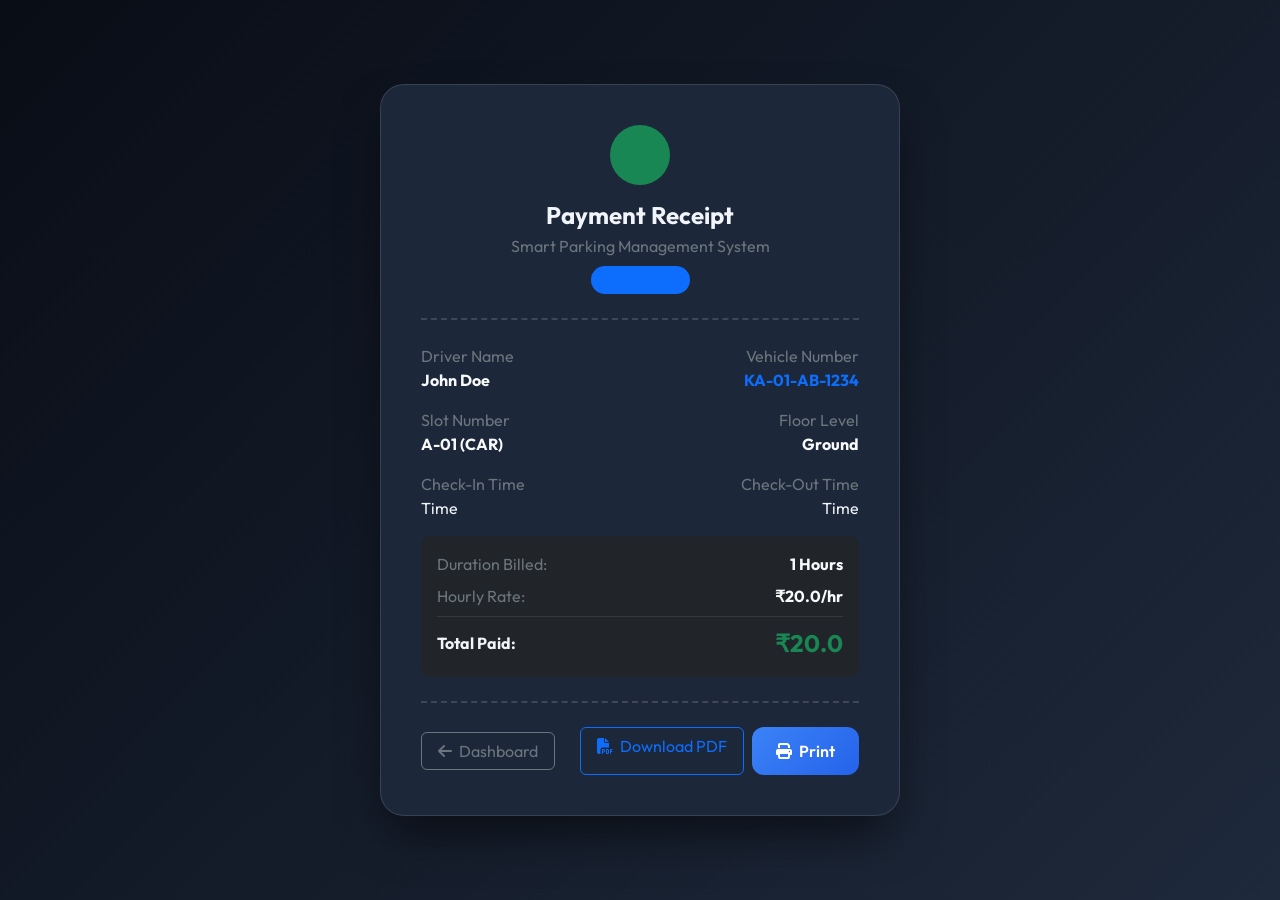
<file: src/main/resources/templates/booking/receipt.html>
<!DOCTYPE html>
<html xmlns:th="http://www.thymeleaf.org">
<head>
    <meta charset="UTF-8">
    <meta name="viewport" content="width=device-width, initial-scale=1.0">
    <title>Parking Bill Receipt - Smart Parking System</title>
    <!-- Bootstrap 5 CSS -->
    <link href="https://cdn.jsdelivr.net/npm/bootstrap@5.3.2/dist/css/bootstrap.min.css" rel="stylesheet">
    <link th:href="@{/css/ui-fixes.css}" rel="stylesheet">
    <!-- FontAwesome Icons -->
    <link href="https://cdnjs.cloudflare.com/ajax/libs/font-awesome/6.4.2/css/all.min.css" rel="stylesheet">
    <!-- Google Fonts -->
    <link href="https://fonts.googleapis.com/css2?family=Outfit:wght@300;400;600;700;800&display=swap" rel="stylesheet">
    <style>
        body {
            font-family: 'Outfit', sans-serif;
            background: linear-gradient(135deg, #090d16 0%, #1e293b 100%);
            min-height: 100vh;
            display: flex;
            align-items: center;
            justify-content: center;
            padding: 2rem 1rem;
            color: #f1f5f9;
        }
        .receipt-card {
            background: rgba(30, 41, 59, 0.95);
            backdrop-filter: blur(16px);
            border: 1px solid rgba(255, 255, 255, 0.12);
            border-radius: 24px;
            box-shadow: 0 25px 50px -12px rgba(0, 0, 0, 0.6);
            max-width: 520px;
            width: 100%;
            padding: 2.5rem;
        }
        .receipt-header {
            border-bottom: 2px dashed rgba(255, 255, 255, 0.15);
            padding-bottom: 1.5rem;
            margin-bottom: 1.5rem;
        }
        .receipt-footer {
            border-top: 2px dashed rgba(255, 255, 255, 0.15);
            padding-top: 1.5rem;
            margin-top: 1.5rem;
        }
        .btn-glow {
            background: linear-gradient(135deg, #3b82f6 0%, #2563eb 100%);
            color: white !important;
            border: none;
            padding: 0.75rem 1.5rem;
            border-radius: 12px;
            font-weight: 600;
        }
    </style>
</head>
<body>

    <div class="receipt-card">
        <!-- Receipt Header -->
        <div class="receipt-header text-center">
            <div class="d-inline-flex align-items-center justify-content-center bg-success bg-opacity-20 text-success rounded-circle mb-3" style="width:60px; height:60px; font-size:1.75rem;">
                <i class="fa-solid fa-circle-check"></i>
            </div>
            <h4 class="fw-bold mb-1">Payment Receipt</h4>
            <div class="text-secondary fs-7">Smart Parking Management System</div>
            <div class="badge bg-primary bg-opacity-20 text-primary px-3 py-2 rounded-pill mt-2" th:text="${booking.bookingReference}">SPK-123456</div>
        </div>

        <!-- Receipt Body Details -->
        <div class="row g-3 mb-3 fs-7">
            <div class="col-6">
                <span class="text-secondary d-block">Driver Name</span>
                <strong class="text-light fs-6" th:text="${booking.userName}">John Doe</strong>
            </div>
            <div class="col-6 text-end">
                <span class="text-secondary d-block">Vehicle Number</span>
                <strong class="text-primary fs-6" th:text="${booking.vehicleNumber}">KA-01-AB-1234</strong>
            </div>
            <div class="col-6">
                <span class="text-secondary d-block">Slot Number</span>
                <strong class="text-light fs-6" th:text="${booking.slotNumber + ' (' + booking.slotType + ')'}">A-01 (CAR)</strong>
            </div>
            <div class="col-6 text-end">
                <span class="text-secondary d-block">Floor Level</span>
                <strong class="text-light fs-6" th:text="${booking.floorLevel}">Ground</strong>
            </div>
            <div class="col-6">
                <span class="text-secondary d-block">Check-In Time</span>
                <span class="text-slate-300" th:text="${#temporals.format(booking.entryTime, 'dd MMM yyyy, HH:mm')}">Time</span>
            </div>
            <div class="col-6 text-end">
                <span class="text-secondary d-block">Check-Out Time</span>
                <span class="text-slate-300" th:text="${#temporals.format(booking.exitTime, 'dd MMM yyyy, HH:mm')}">Time</span>
            </div>
        </div>

        <!-- Bill Line Breakdown -->
        <div class="bg-dark bg-opacity-60 rounded-3 p-3 mb-3">
            <div class="d-flex justify-content-between mb-2 fs-7 text-secondary">
                <span>Duration Billed:</span>
                <strong class="text-light" th:text="${bill.totalHours} + ' Hours (min 1 hr)'">1 Hours</strong>
            </div>
            <div class="d-flex justify-content-between mb-2 fs-7 text-secondary">
                <span>Hourly Rate:</span>
                <strong class="text-light" th:text="'₹' + ${bill.hourlyRate} + '/hr'">₹20.0/hr</strong>
            </div>
            <hr class="border-secondary opacity-25 my-2">
            <div class="d-flex justify-content-between align-items-center">
                <span class="fw-bold">Total Paid:</span>
                <span class="fw-bold fs-4 text-success" th:text="'₹' + ${bill.totalAmount}">₹20.0</span>
            </div>
        </div>

        <!-- Receipt Footer Actions -->
        <div class="receipt-footer d-flex justify-content-between align-items-center flex-wrap gap-2">
            <a href="/user/dashboard" class="btn btn-outline-secondary px-3"><i class="fa-solid fa-arrow-left me-1"></i> Dashboard</a>
            <div class="d-flex gap-2">
                <a th:href="@{/booking/pdf/{id}(id=${booking.id})}" class="btn btn-outline-primary px-3" target="_blank">
                    <i class="fa-solid fa-file-pdf me-1"></i> Download PDF
                </a>
                <button onclick="window.print()" class="btn btn-glow"><i class="fa-solid fa-print me-1"></i> Print</button>
            </div>
        </div>
    </div>

</body>
</html>
</file>
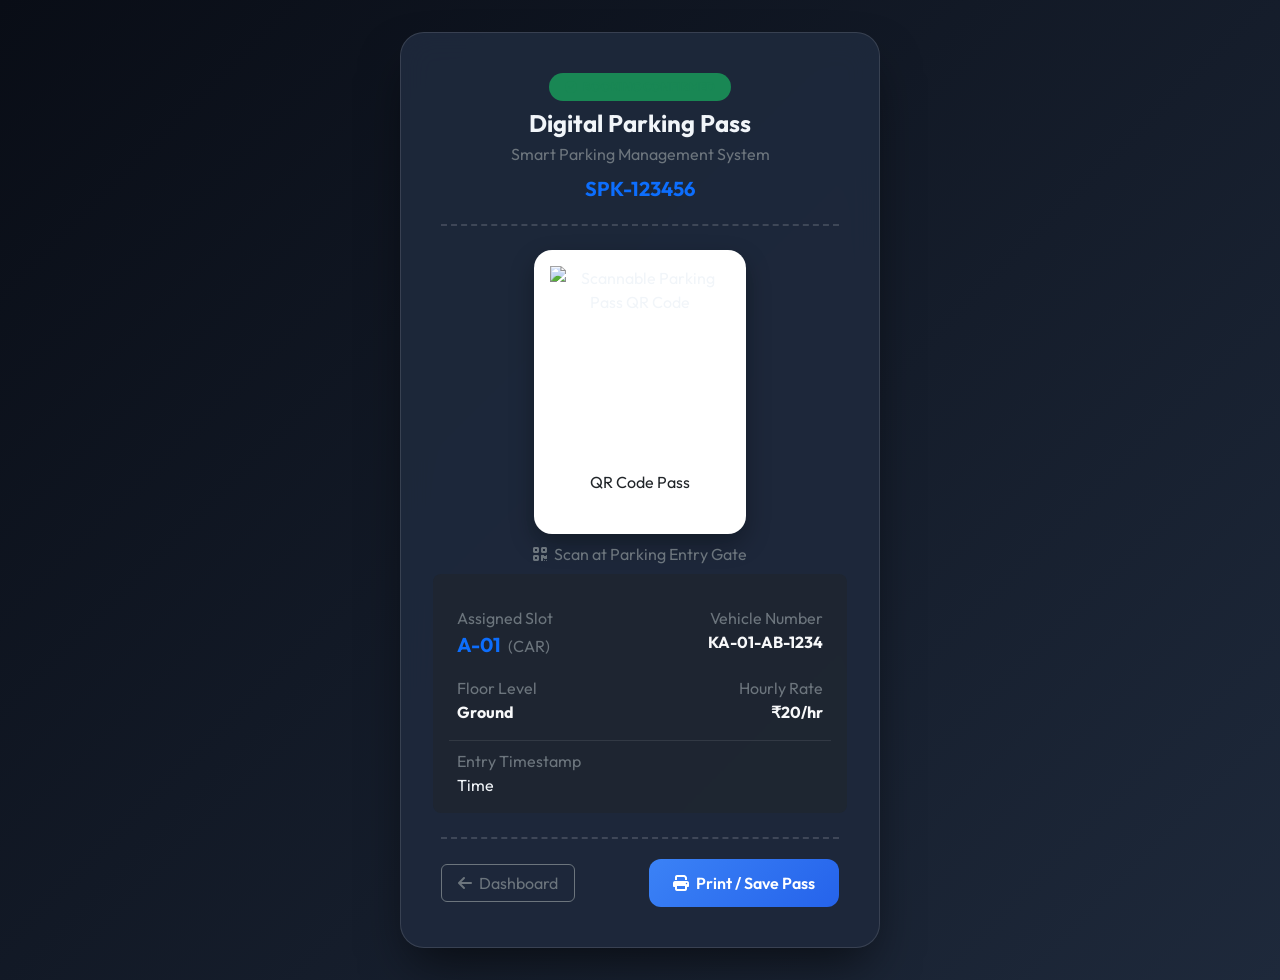
<file: src/main/resources/templates/booking/ticket.html>
<!DOCTYPE html>
<html xmlns:th="http://www.thymeleaf.org">
<head>
    <meta charset="UTF-8">
    <meta name="viewport" content="width=device-width, initial-scale=1.0">
    <title>Digital Parking Pass - Smart Parking System</title>
    <!-- Bootstrap 5 CSS -->
    <link href="https://cdn.jsdelivr.net/npm/bootstrap@5.3.2/dist/css/bootstrap.min.css" rel="stylesheet">
    <link th:href="@{/css/ui-fixes.css}" rel="stylesheet">
    <!-- FontAwesome Icons -->
    <link href="https://cdnjs.cloudflare.com/ajax/libs/font-awesome/6.4.2/css/all.min.css" rel="stylesheet">
    <!-- Google Fonts -->
    <link href="https://fonts.googleapis.com/css2?family=Outfit:wght@300;400;600;700;800&display=swap" rel="stylesheet">
    <style>
        body {
            font-family: 'Outfit', sans-serif;
            background: linear-gradient(135deg, #090d16 0%, #1e293b 100%);
            min-height: 100vh;
            display: flex;
            align-items: center;
            justify-content: center;
            padding: 2rem 1rem;
            color: #f1f5f9;
        }
        .ticket-card {
            background: rgba(30, 41, 59, 0.95);
            backdrop-filter: blur(16px);
            border: 1px solid rgba(255, 255, 255, 0.12);
            border-radius: 24px;
            box-shadow: 0 25px 50px -12px rgba(0, 0, 0, 0.6);
            max-width: 480px;
            width: 100%;
            padding: 2.5rem;
        }
        .ticket-header {
            border-bottom: 2px dashed rgba(255, 255, 255, 0.15);
            padding-bottom: 1.25rem;
            margin-bottom: 1.5rem;
        }
        .qr-box {
            background: #ffffff;
            padding: 1rem;
            border-radius: 18px;
            display: inline-block;
            box-shadow: 0 10px 25px rgba(0, 0, 0, 0.3);
        }
        .qr-img {
            width: 180px;
            height: 180px;
            display: block;
        }
        .ticket-footer {
            border-top: 2px dashed rgba(255, 255, 255, 0.15);
            padding-top: 1.25rem;
            margin-top: 1.5rem;
        }
        .btn-glow {
            background: linear-gradient(135deg, #3b82f6 0%, #2563eb 100%);
            color: white !important;
            border: none;
            padding: 0.75rem 1.5rem;
            border-radius: 12px;
            font-weight: 600;
        }
    </style>
</head>
<body>

    <div class="ticket-card text-center">
        <!-- Header -->
        <div class="ticket-header">
            <span class="badge bg-success bg-opacity-20 text-success px-3 py-2 rounded-pill mb-2">
                <i class="fa-solid fa-circle-check me-1"></i> BOOKING CONFIRMED
            </span>
            <h4 class="fw-bold mb-1">Digital Parking Pass</h4>
            <div class="text-secondary fs-7">Smart Parking Management System</div>
            <div class="fw-bold text-primary fs-5 mt-2" th:text="${booking.bookingReference}">SPK-123456</div>
        </div>

        <!-- Scannable QR Code Box -->
        <div class="mb-4">
            <div class="qr-box">
                <img th:if="${booking.qrCodeUrl != null}" th:src="${booking.qrCodeUrl}" alt="Scannable Parking Pass QR Code" class="qr-img">
                <div th:if="${booking.qrCodeUrl == null and booking.qrCodeBase64 == null}" class="p-4 text-dark font-semibold">QR Code Pass</div>
            </div>
            <div class="text-secondary fs-8 mt-2"><i class="fa-solid fa-qrcode me-1"></i> Scan at Parking Entry Gate</div>
        </div>

        <!-- Pass Details -->
        <div class="row g-3 text-start fs-7 bg-dark bg-opacity-50 p-3 rounded-3 mb-3">
            <div class="col-6">
                <span class="text-secondary d-block">Assigned Slot</span>
                <strong class="text-primary fs-5" th:text="${booking.slotNumber}">A-01</strong>
                <span class="text-secondary ms-1 fs-8" th:text="'(' + ${booking.slotType} + ')'">(CAR)</span>
            </div>
            <div class="col-6 text-end">
                <span class="text-secondary d-block">Vehicle Number</span>
                <strong class="text-light fs-6" th:text="${booking.vehicleNumber}">KA-01-AB-1234</strong>
            </div>
            <div class="col-6">
                <span class="text-secondary d-block">Floor Level</span>
                <strong class="text-light" th:text="${booking.floorLevel}">Ground</strong>
            </div>
            <div class="col-6 text-end">
                <span class="text-secondary d-block">Hourly Rate</span>
                <strong class="text-light" th:text="'₹' + ${booking.hourlyRate} + '/hr'">₹20/hr</strong>
            </div>
            <div class="col-12 border-top border-secondary border-opacity-25 pt-2">
                <span class="text-secondary d-block">Entry Timestamp</span>
                <span class="text-slate-300" th:text="${#temporals.format(booking.entryTime, 'dd MMMM yyyy, HH:mm:ss')}">Time</span>
            </div>
        </div>

        <!-- Footer Actions -->
        <div class="ticket-footer d-flex justify-content-between align-items-center">
            <a href="/user/dashboard" class="btn btn-outline-secondary px-3"><i class="fa-solid fa-arrow-left me-1"></i> Dashboard</a>
            <button onclick="window.print()" class="btn btn-glow"><i class="fa-solid fa-print me-1"></i> Print / Save Pass</button>
        </div>
    </div>

</body>
</html>
</file>
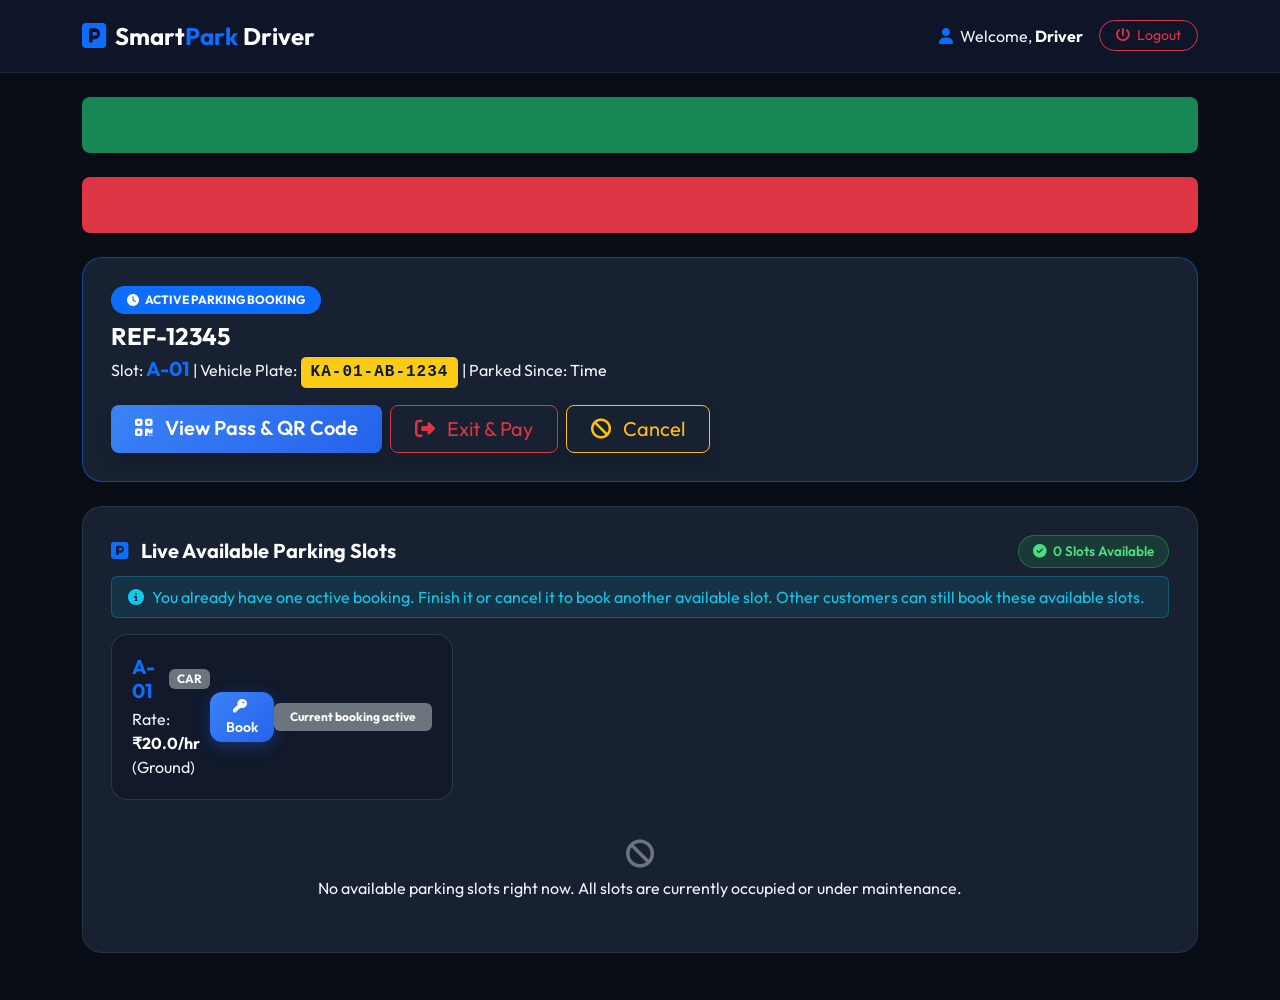
<file: src/main/resources/templates/user/dashboard.html>
<!DOCTYPE html>
<html xmlns:th="http://www.thymeleaf.org" xmlns:sec="http://www.thymeleaf.org/extras/spring-security">
<head>
    <meta charset="UTF-8">
    <meta name="viewport" content="width=device-width, initial-scale=1.0">
    <title>User Dashboard - Smart Parking Management System</title>
    <!-- Bootstrap 5 CSS -->
    <link href="https://cdn.jsdelivr.net/npm/bootstrap@5.3.2/dist/css/bootstrap.min.css" rel="stylesheet">
    <link th:href="@{/css/ui-fixes.css}" rel="stylesheet">
    <!-- FontAwesome Icons -->
    <link href="https://cdnjs.cloudflare.com/ajax/libs/font-awesome/6.4.2/css/all.min.css" rel="stylesheet">
    <!-- Google Fonts -->
    <link href="https://fonts.googleapis.com/css2?family=Outfit:wght@300;400;600;700;800&display=swap" rel="stylesheet">
    <style>
        body {
            font-family: 'Outfit', sans-serif;
            background: #090d16;
            color: #f1f5f9;
            min-height: 100vh;
        }
        .navbar-custom {
            background: rgba(15, 23, 42, 0.95);
            backdrop-filter: blur(16px);
            border-bottom: 1px solid rgba(255, 255, 255, 0.08);
            padding: 0.8rem 0;
        }
        .card-custom {
            background: rgba(30, 41, 59, 0.75);
            border: 1px solid rgba(255, 255, 255, 0.08);
            border-radius: 20px;
            padding: 1.75rem;
        }
        .btn-glow {
            background: linear-gradient(135deg, #3b82f6 0%, #2563eb 100%);
            color: white !important;
            border: none;
            border-radius: 12px;
            font-weight: 600;
            box-shadow: 0 4px 15px rgba(37, 99, 235, 0.35);
        }
        .slot-pill {
            background: rgba(15, 23, 42, 0.7);
            border: 1px solid rgba(255, 255, 255, 0.12);
            border-radius: 16px;
            padding: 1.25rem;
            transition: all 0.3s ease;
        }
        .slot-pill:hover {
            border-color: #3b82f6;
            box-shadow: 0 10px 25px rgba(0, 0, 0, 0.3);
        }
        .tag-available {
            background: rgba(34, 197, 94, 0.15);
            border: 1px solid rgba(34, 197, 94, 0.4);
            color: #4ade80;
            padding: 0.35rem 0.85rem;
            border-radius: 50px;
            font-weight: 600;
            font-size: 0.85rem;
            display: inline-flex;
            align-items: center;
            gap: 0.4rem;
        }
        .number-plate-badge {
            background: #facc15;
            color: #0f172a;
            font-family: monospace;
            font-weight: 800;
            padding: 0.2rem 0.6rem;
            border-radius: 6px;
            border: 1.5px solid #0f172a;
            letter-spacing: 1px;
            display: inline-block;
        }
        .modal-content-custom {
            background: #1e293b !important;
            border: 1.5px solid rgba(59, 130, 246, 0.4) !important;
            color: #ffffff !important;
            border-radius: 24px !important;
            box-shadow: 0 25px 50px -12px rgba(0, 0, 0, 0.8) !important;
        }
        .form-control-modal {
            background-color: #0f172a !important;
            border: 1.5px solid rgba(255, 255, 255, 0.25) !important;
            color: #ffffff !important;
            padding: 0.85rem 1rem !important;
            border-radius: 12px !important;
            font-size: 1rem !important;
            font-weight: 600 !important;
            letter-spacing: 0.5px !important;
        }
        .form-control-modal::placeholder {
            color: #94a3b8 !important;
            opacity: 1 !important;
            font-weight: 400 !important;
        }
        .form-control-modal:focus {
            background-color: #0f172a !important;
            border-color: #3b82f6 !important;
            box-shadow: 0 0 0 4px rgba(59, 130, 246, 0.35) !important;
            color: #ffffff !important;
        }
    </style>
</head>
<body>

    <!-- Navbar -->
    <nav class="navbar navbar-expand-lg navbar-dark navbar-custom sticky-top">
        <div class="container">
            <a class="navbar-brand fw-bold fs-4 d-flex align-items-center gap-2" href="/user/dashboard">
                <i class="fa-solid fa-square-parking text-primary fs-3"></i>
                <span class="text-white">Smart<span class="text-primary">Park</span> Driver</span>
            </a>
            <div class="d-flex align-items-center gap-3">
                <span class="text-slate-300 fs-7"><i class="fa-solid fa-user me-1 text-primary"></i> Welcome, <strong class="text-white" th:text="${user.name}">Driver</strong></span>
                <a href="/logout" class="btn btn-outline-danger btn-sm px-3 rounded-pill"><i class="fa-solid fa-power-off me-1"></i> Logout</a>
            </div>
        </div>
    </nav>

    <div class="container py-4">

        <!-- Flash Alert Messages -->
        <th:block th:if="${successMessage != null and #strings.length(successMessage) > 0}">
            <div class="alert alert-success border-0 bg-success bg-opacity-20 text-success rounded-3 mb-4">
                <i class="fa-solid fa-circle-check me-2"></i> <span th:text="${successMessage}"></span>
            </div>
        </th:block>
        <th:block th:if="${errorMessage != null and #strings.length(errorMessage) > 0}">
            <div class="alert alert-danger border-0 bg-danger bg-opacity-20 text-danger rounded-3 mb-4">
                <i class="fa-solid fa-circle-exclamation me-2"></i> <span th:text="${errorMessage}"></span>
            </div>
        </th:block>

        <!-- Active Booking Banner (If Any) -->
        <div th:if="${activeBooking != null}" class="card-custom mb-4 border border-primary border-opacity-50">
            <div class="d-flex justify-content-between align-items-center flex-wrap gap-3">
                <div>
                    <span class="badge bg-primary px-3 py-2 rounded-pill mb-2"><i class="fa-solid fa-clock me-1"></i> ACTIVE PARKING BOOKING</span>
                    <h4 class="fw-bold text-white mb-1" th:text="'Ref: ' + ${activeBooking.bookingReference}">REF-12345</h4>
                    <p class="text-slate-300 mb-0">
                        Slot: <strong class="text-primary fs-5" th:text="${activeBooking.parkingSlot.slotNumber}">A-01</strong> | 
                        Vehicle Plate: <span class="number-plate-badge" th:text="${activeBooking.vehicleNumber}">KA-01-AB-1234</span> | 
                        Parked Since: <span class="text-white" th:text="${#temporals.format(activeBooking.entryTime, 'dd MMM yyyy HH:mm')}">Time</span>
                    </p>
                </div>
                <div class="d-flex gap-2">
                    <!-- View QR Confirmation Ticket Button -->
                    <a th:href="@{/booking/confirmation/{id}(id=${activeBooking.id})}" class="btn btn-glow btn-lg rounded-3 px-4 shadow">
                        <i class="fa-solid fa-qrcode me-2"></i> View Pass &amp; QR Code
                    </a>
                    
                    <!-- Checkout Button -->
                    <form th:action="@{/user/exit}" method="post">
                        <input type="hidden" name="bookingId" th:value="${activeBooking.id}">
                        <button type="submit" class="btn btn-outline-danger btn-lg rounded-3 px-4 shadow"><i class="fa-solid fa-right-from-bracket me-2"></i> Exit &amp; Pay</button>
                    </form>
                    <form th:action="@{/user/cancel}" method="post" onsubmit="return confirm('Cancel this active parking booking? The slot will become available again.');">
                        <input type="hidden" name="bookingId" th:value="${activeBooking.id}">
                        <button type="submit" class="btn btn-outline-warning btn-lg rounded-3 px-4 shadow"><i class="fa-solid fa-ban me-2"></i> Cancel</button>
                    </form>
                </div>
            </div>
        </div>

        <!-- Live Available Slots Grid -->
        <div class="card-custom mb-4">
            <div class="d-flex justify-content-between align-items-center mb-2 flex-wrap gap-2">
                <h5 class="fw-bold mb-0 text-white"><i class="fa-solid fa-square-parking text-primary me-2"></i> Live Available Parking Slots</h5>
                
                <div class="tag-available">
                    <i class="fa-solid fa-circle-check"></i>
                    <span th:text="${#lists.size(availableSlots)} + ' Slots Available'">0 Slots Available</span>
                </div>
            </div>
            <div th:if="${activeBooking != null}" class="alert alert-info bg-info bg-opacity-10 border border-info border-opacity-25 text-info py-2 px-3 mb-3">
                <i class="fa-solid fa-circle-info me-2"></i>You already have one active booking. Finish it or cancel it to book another available slot. Other customers can still book these available slots.
            </div>
            
            <div class="row g-3">
                <div class="col-md-4" th:each="slot : ${availableSlots}">
                    <div class="slot-pill d-flex justify-content-between align-items-center">
                        <div>
                            <div class="d-flex align-items-center gap-2 mb-1">
                                <h5 class="fw-bold text-primary mb-0" th:text="${slot.slotNumber}">A-01</h5>
                                <span class="badge bg-secondary fs-8" th:text="${slot.slotType}">CAR</span>
                            </div>
                            <div class="text-slate-300 fs-7">
                                Rate: <strong class="text-white" th:text="'₹' + ${slot.hourlyRate != null and slot.hourlyRate > 0 ? slot.hourlyRate : 20.0} + '/hr'">₹20.0/hr</strong> 
                                (<span th:text="${slot.floorLevel != null ? slot.floorLevel : 'Ground'}">Ground</span>)
                            </div>
                        </div>

                        <!-- Book Button -->
                        <button th:if="${activeBooking == null}" 
                                type="button" 
                                class="btn btn-glow btn-sm px-3 btn-open-booking" 
                                th:data-slot-id="${slot.id}"
                                th:data-slot-number="${slot.slotNumber}">
                            <i class="fa-solid fa-key me-1"></i> Book
                        </button>
                        <span th:if="${activeBooking != null}" class="badge bg-secondary px-3 py-2" title="Complete or cancel your current booking before booking another slot">
                            Current booking active
                        </span>
                    </div>
                </div>

                <div class="col-12 text-center py-4 text-slate-400" th:if="${#lists.isEmpty(availableSlots)}">
                    <i class="fa-solid fa-ban fs-3 text-secondary mb-2 d-block"></i>
                    No available parking slots right now. All slots are currently occupied or under maintenance.
                </div>
            </div>
        </div>

    </div>

    <!-- Top-Level Standalone Interactive Booking Modal -->
    <div class="modal fade" id="globalBookingModal" tabindex="-1" aria-labelledby="globalBookingModalLabel" aria-hidden="true" data-bs-backdrop="static">
        <div class="modal-dialog modal-dialog-centered">
            <div class="modal-content modal-content-custom">
                <div class="modal-header border-0 pb-0">
                    <h5 class="modal-title fw-bold text-white" id="globalBookingModalLabel">
                        <i class="fa-solid fa-car text-primary me-2"></i> Book Parking Slot <span class="text-primary" id="modalSlotNumberDisplay">A-01</span>
                    </h5>
                    <button type="button" class="btn-close btn-close-white" data-bs-dismiss="modal" aria-label="Close"></button>
                </div>
                <form th:action="@{/user/book}" method="post">
                    <div class="modal-body py-3">
                        <input type="hidden" name="slotId" id="modalSlotIdInput" value="">
                        
                        <div class="mb-3">
                            <label for="vehicleNumberInput" class="form-label text-slate-300 font-semibold fs-7 mb-2">
                                <i class="fa-solid fa-id-card me-1 text-primary"></i> Vehicle Registration Number
                            </label>
                            <input type="text" 
                                   id="vehicleNumberInput"
                                   name="vehicleNumber" 
                                   class="form-control form-control-modal" 
                                   placeholder="e.g. KA-01-AB-1234" 
                                   required 
                                   autocomplete="off">
                            <div class="form-text text-slate-400 fs-8 mt-1">Enter valid vehicle number plate (e.g. KA-01-AB-1234 or DL-09-C-5555).</div>
                        </div>
                    </div>
                    <div class="modal-footer border-0 pt-0">
                        <button type="button" class="btn btn-outline-secondary px-3" data-bs-dismiss="modal">Cancel</button>
                        <button type="submit" class="btn btn-glow px-4"><i class="fa-solid fa-check-circle me-1"></i> Confirm Booking</button>
                    </div>
                </form>
            </div>
        </div>
    </div>

    <!-- Bootstrap 5 JS -->
    <script src="https://cdn.jsdelivr.net/npm/bootstrap@5.3.2/dist/js/bootstrap.bundle.min.js"></script>

    <!-- Modal Trigger Script -->
    <script>
        document.addEventListener('DOMContentLoaded', function() {
            const bookingModalElement = document.getElementById('globalBookingModal');
            const bookingModal = new bootstrap.Modal(bookingModalElement);
            const slotNumberDisplay = document.getElementById('modalSlotNumberDisplay');
            const slotIdInput = document.getElementById('modalSlotIdInput');
            const vehicleInput = document.getElementById('vehicleNumberInput');

            document.querySelectorAll('.btn-open-booking').forEach(button => {
                button.addEventListener('click', function() {
                    const slotId = this.getAttribute('data-slot-id');
                    const slotNumber = this.getAttribute('data-slot-number');

                    slotIdInput.value = slotId;
                    slotNumberDisplay.textContent = slotNumber;

                    bookingModal.show();
                });
            });

            bookingModalElement.addEventListener('shown.bs.modal', function () {
                vehicleInput.focus();
            });
        });
    </script>
</body>
</html>
</file>
